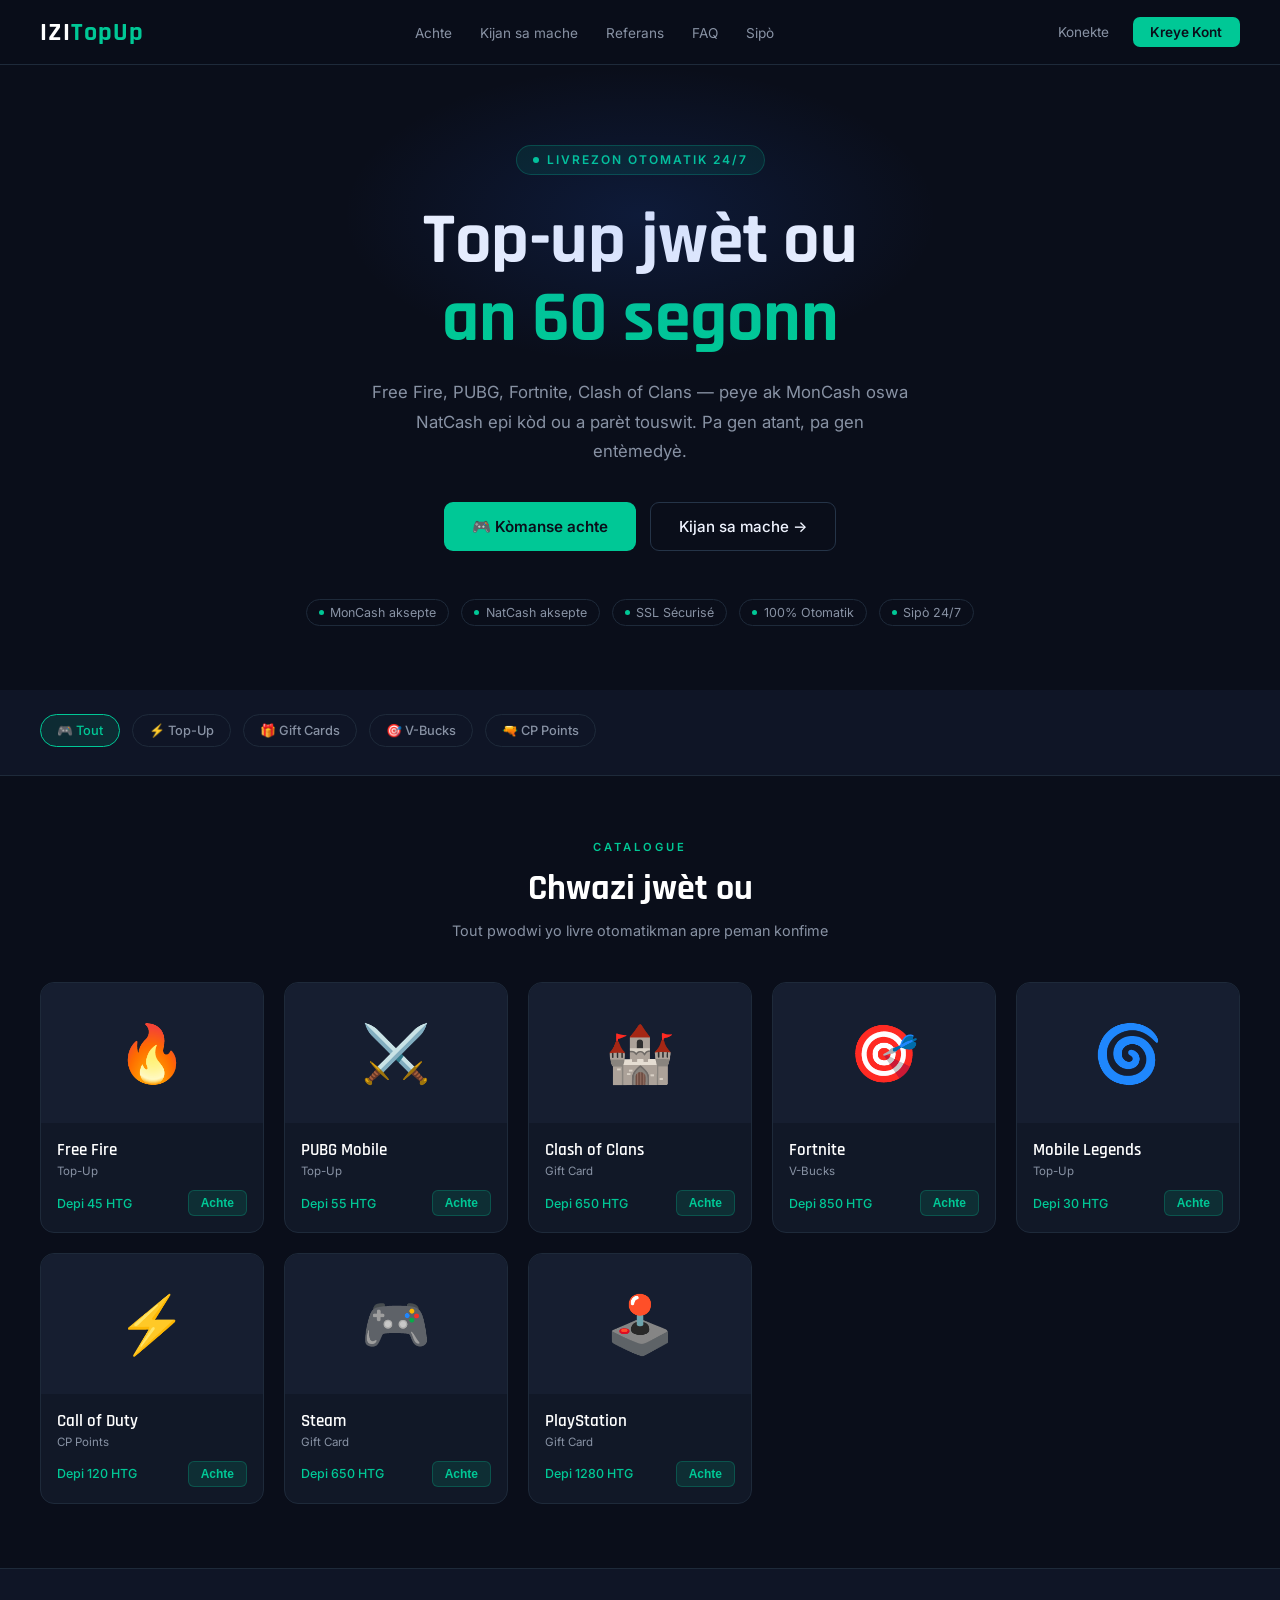
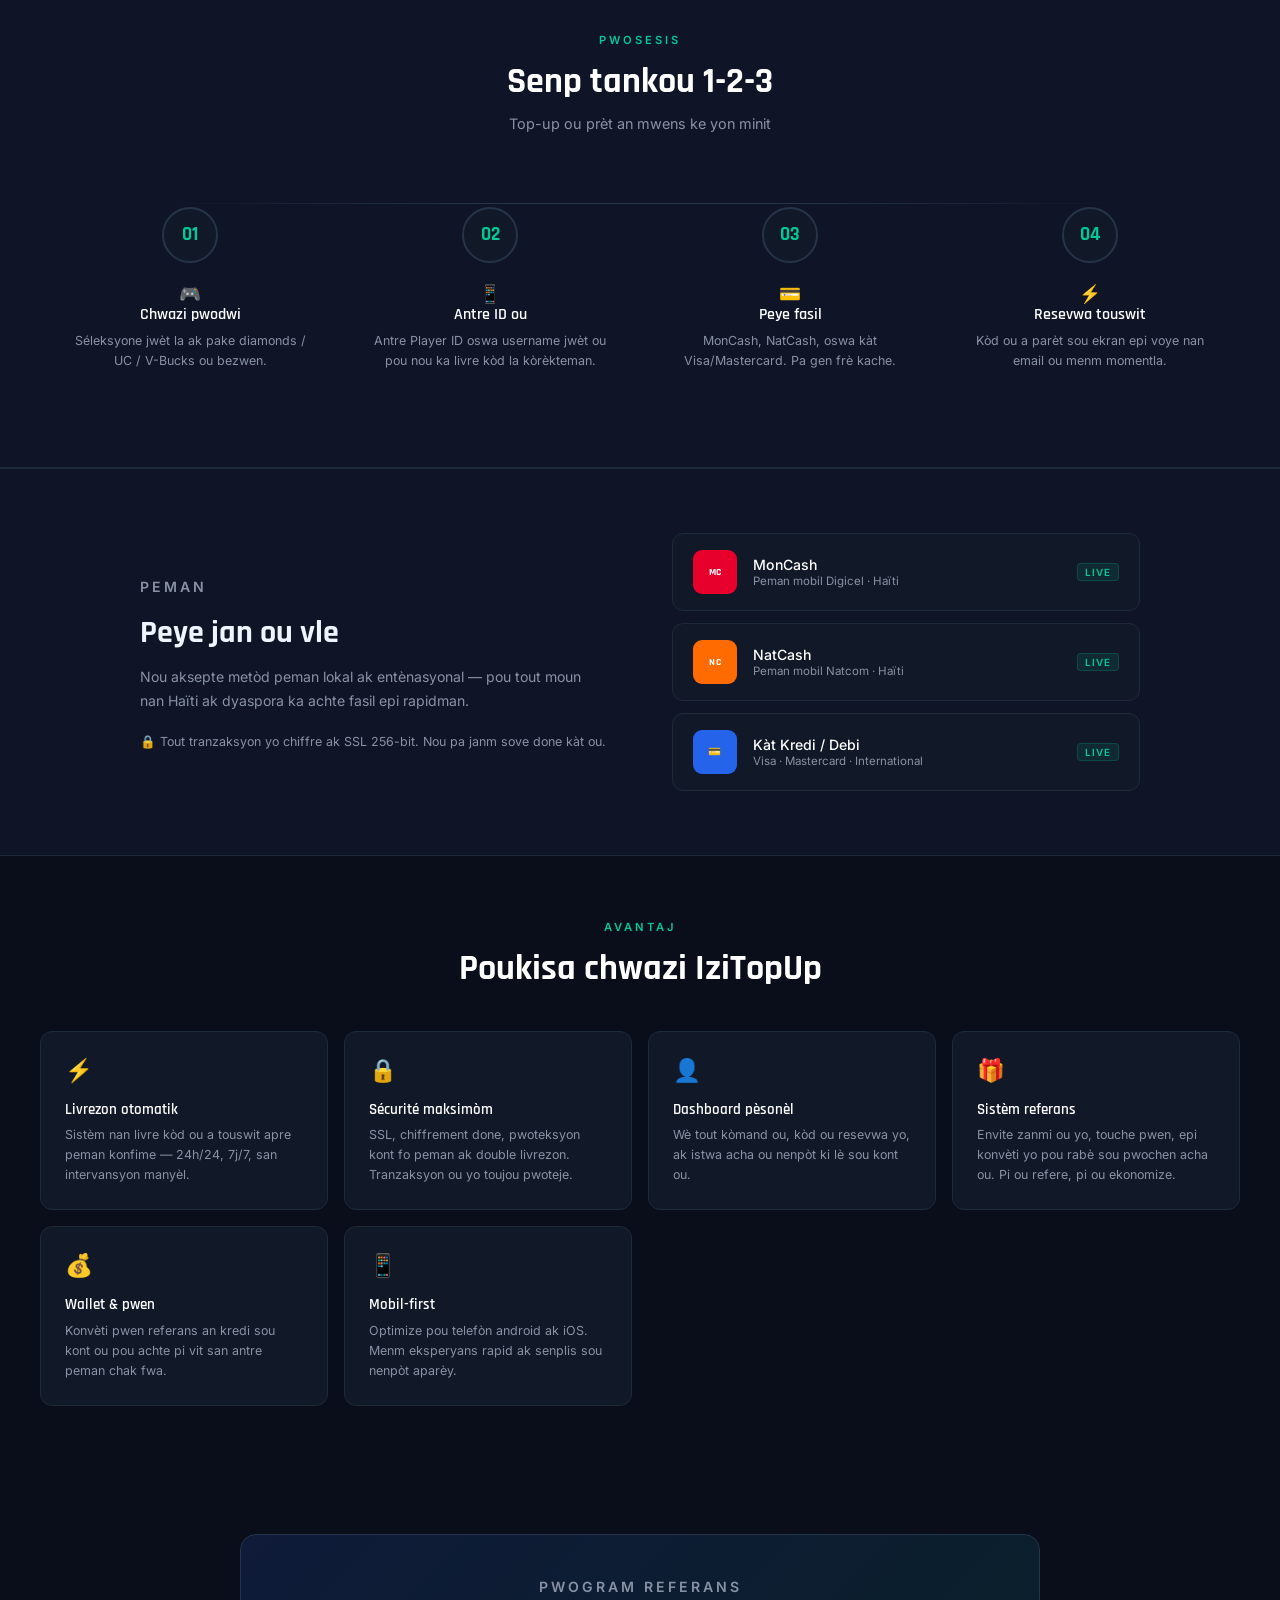
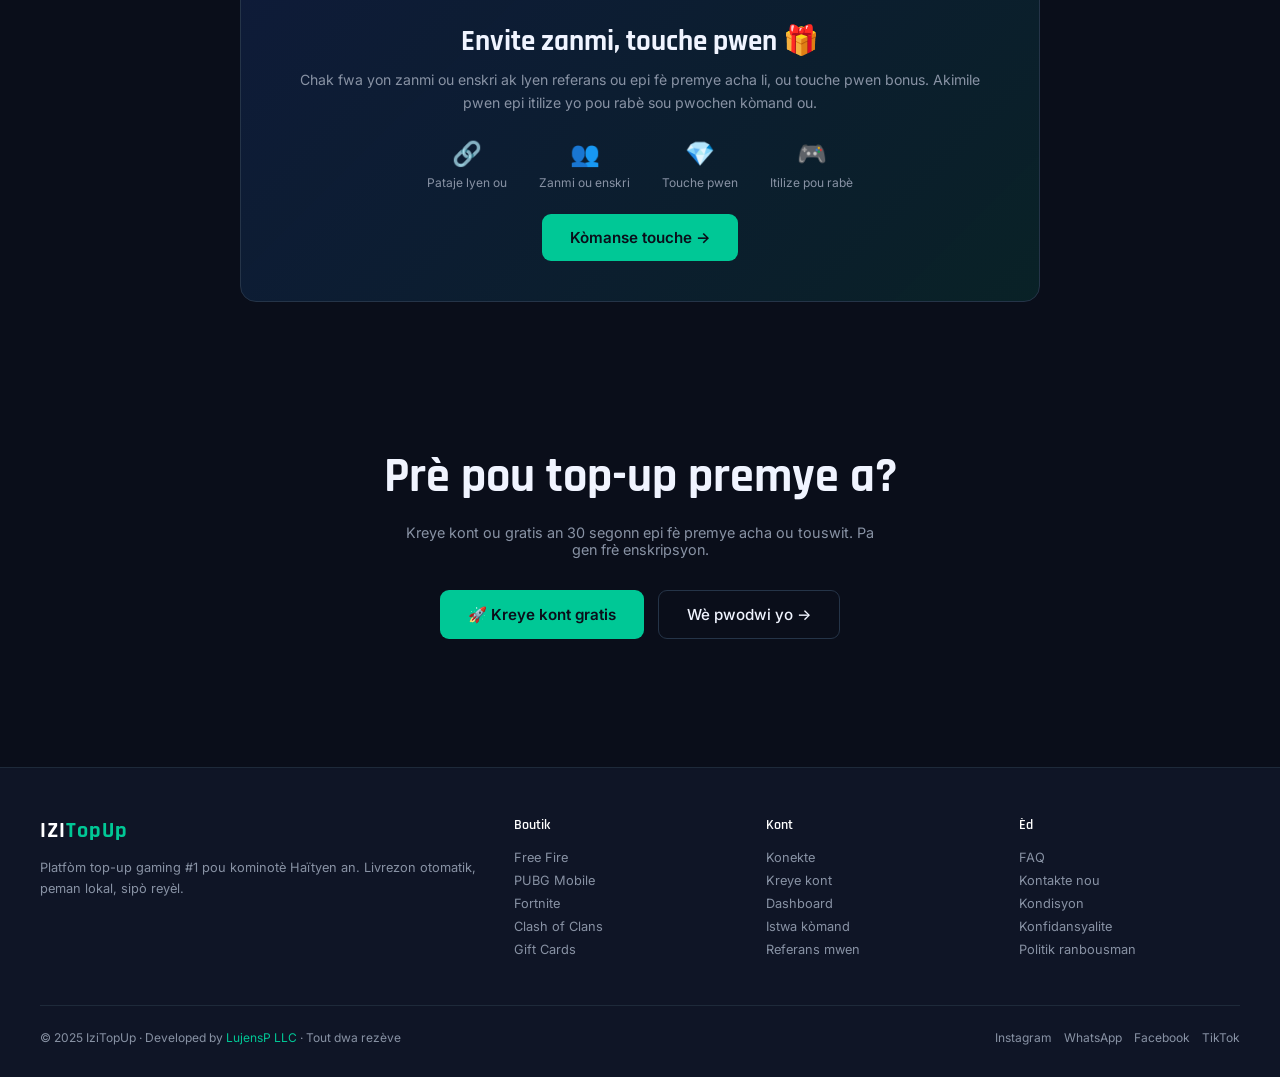
<file: izitopup/index.html>
<!DOCTYPE html>
<html lang="ht">
<head>
  <meta charset="UTF-8">
  <meta name="viewport" content="width=device-width,initial-scale=1.0">
  <title>IziTopUp — Top-Up Gaming Rapid pou Haiti</title>
  <meta name="description" content="Achte diamonds Free Fire, UC PUBG, V-Bucks Fortnite ak MonCash ak NatCash. Livrezon otomatik an mwens ke 60 segonn.">
  <meta property="og:title" content="IziTopUp — Top-Up Gaming #1 nan Haïti">
  <meta property="og:description" content="Achte kòd gaming ou a, peye ak MonCash, resevwa li touswit.">
  <meta property="og:type" content="website">
  <link rel="stylesheet" href="css/style.css">
  <link rel="icon" href="data:image/svg+xml,<svg xmlns='http://www.w3.org/2000/svg' viewBox='0 0 100 100'><text y='.9em' font-size='90'>⚡</text></svg>">
</head>
<body>

<!-- ── NAV ── -->
<nav class="nav">
  <div class="nav-inner">
    <a href="index.html" class="logo">IZI<span>TopUp</span></a>
    <ul class="nav-links">
      <li><a href="#shop">Achte</a></li>
      <li><a href="#how">Kijan sa mache</a></li>
      <li><a href="#referans">Referans</a></li>
      <li><a href="pages/faq.html">FAQ</a></li>
      <li><a href="pages/contact.html">Sipò</a></li>
    </ul>
    <div class="nav-actions">
      <a href="#" onclick="openLogin();return false;" class="btn-ghost">Konekte</a>
      <a href="#" id="navAuthBtn" onclick="openRegister();return false;" class="btn-nav">Kreye Kont</a>
      <button class="hamburger" onclick="toggleMenu()" aria-label="Menu">☰</button>
    </div>
  </div>
</nav>

<!-- ── MOBILE MENU ── -->
<div class="mobile-menu" id="mobileMenu">
  <a href="#shop" onclick="toggleMenu()">🎮 Achte</a>
  <a href="#how" onclick="toggleMenu()">❓ Kijan sa mache</a>
  <a href="#referans" onclick="toggleMenu()">🎁 Referans</a>
  <a href="pages/faq.html">📋 FAQ</a>
  <a href="pages/contact.html">💬 Sipò</a>
  <a href="#" onclick="openLogin();toggleMenu();return false;" style="color:var(--mint)">→ Konekte</a>
  <a href="#" onclick="openRegister();toggleMenu();return false;" style="color:var(--mint)">→ Kreye Kont Gratis</a>
</div>

<!-- ── HERO ── -->
<section class="hero">
  <div class="hero-eyebrow"><span></span> Livrezon otomatik 24/7</div>
  <h1>
    Top-up jwèt ou<br>
    <span class="hl">an 60 segonn</span>
  </h1>
  <p class="hero-sub">Free Fire, PUBG, Fortnite, Clash of Clans — peye ak MonCash oswa NatCash epi kòd ou a parèt touswit. Pa gen atant, pa gen entèmedyè.</p>
  <div class="hero-btns">
    <a href="#shop" class="btn-primary">🎮 Kòmanse achte</a>
    <a href="#how" class="btn-outline">Kijan sa mache →</a>
  </div>
  <div class="trust-pills">
    <span class="trust-pill"><span class="dot"></span> MonCash aksepte</span>
    <span class="trust-pill"><span class="dot"></span> NatCash aksepte</span>
    <span class="trust-pill"><span class="dot"></span> SSL Sécurisé</span>
    <span class="trust-pill"><span class="dot"></span> 100% Otomatik</span>
    <span class="trust-pill"><span class="dot"></span> Sipò 24/7</span>
  </div>
</section>

<!-- ── CATEGORIES ── -->
<div class="cats-bar" id="shop">
  <div class="cats-inner">
    <a href="#" class="cat-pill active" onclick="filterCat('all',this);return false;">🎮 Tout</a>
    <a href="#" class="cat-pill" onclick="filterCat('Top-Up',this);return false;">⚡ Top-Up</a>
    <a href="#" class="cat-pill" onclick="filterCat('Gift Card',this);return false;">🎁 Gift Cards</a>
    <a href="#" class="cat-pill" onclick="filterCat('V-Bucks',this);return false;">🎯 V-Bucks</a>
    <a href="#" class="cat-pill" onclick="filterCat('CP Points',this);return false;">🔫 CP Points</a>
  </div>
</div>

<!-- ── GAMES GRID ── -->
<section class="section">
  <div class="section-inner">
    <div class="section-header">
      <p class="section-eyebrow">Catalogue</p>
      <h2 class="section-title">Chwazi jwèt ou</h2>
      <p class="section-sub">Tout pwodwi yo livre otomatikman apre peman konfime</p>
    </div>
    <div class="games-grid" id="gamesGrid"></div>
  </div>
</section>

<!-- ── HOW IT WORKS ── -->
<section class="section" style="background:var(--navy2);border-top:1px solid var(--border);border-bottom:1px solid var(--border)" id="how">
  <div class="section-inner">
    <div class="section-header">
      <p class="section-eyebrow">Pwosesis</p>
      <h2 class="section-title">Senp tankou 1-2-3</h2>
      <p class="section-sub">Top-up ou prèt an mwens ke yon minit</p>
    </div>
    <div class="steps-grid">
      <div class="step-item">
        <div class="step-num-wrap"><span class="step-num">01</span></div>
        <div class="step-icon">🎮</div>
        <div class="step-title">Chwazi pwodwi</div>
        <div class="step-desc">Séleksyone jwèt la ak pake diamonds / UC / V-Bucks ou bezwen.</div>
      </div>
      <div class="step-item">
        <div class="step-num-wrap"><span class="step-num">02</span></div>
        <div class="step-icon">📱</div>
        <div class="step-title">Antre ID ou</div>
        <div class="step-desc">Antre Player ID oswa username jwèt ou pou nou ka livre kòd la kòrèkteman.</div>
      </div>
      <div class="step-item">
        <div class="step-num-wrap"><span class="step-num">03</span></div>
        <div class="step-icon">💳</div>
        <div class="step-title">Peye fasil</div>
        <div class="step-desc">MonCash, NatCash, oswa kàt Visa/Mastercard. Pa gen frè kache.</div>
      </div>
      <div class="step-item">
        <div class="step-num-wrap"><span class="step-num">04</span></div>
        <div class="step-icon">⚡</div>
        <div class="step-title">Resevwa touswit</div>
        <div class="step-desc">Kòd ou a parèt sou ekran epi voye nan email ou menm momentla.</div>
      </div>
    </div>
  </div>
</section>

<!-- ── PAYMENT ── -->
<section class="section payment-section">
  <div class="payment-layout">
    <div class="payment-text">
      <p class="section-eyebrow" style="margin-bottom:0.75rem">Peman</p>
      <h2>Peye jan ou vle</h2>
      <p style="margin-top:0.75rem">Nou aksepte metòd peman lokal ak entènasyonal — pou tout moun nan Haïti ak dyaspora ka achte fasil epi rapidman.</p>
      <div class="payment-note">🔒 Tout tranzaksyon yo chiffre ak SSL 256-bit. Nou pa janm sove done kàt ou.</div>
    </div>
    <div class="pm-list">
      <div class="pm-row">
        <div class="pm-logo pm-mc">MC</div>
        <div class="pm-info"><div class="pm-name">MonCash</div><div class="pm-sub">Peman mobil Digicel · Haïti</div></div>
        <span class="pm-live">LIVE</span>
      </div>
      <div class="pm-row">
        <div class="pm-logo pm-nc">NC</div>
        <div class="pm-info"><div class="pm-name">NatCash</div><div class="pm-sub">Peman mobil Natcom · Haïti</div></div>
        <span class="pm-live">LIVE</span>
      </div>
      <div class="pm-row">
        <div class="pm-logo pm-card-logo">💳</div>
        <div class="pm-info"><div class="pm-name">Kàt Kredi / Debi</div><div class="pm-sub">Visa · Mastercard · International</div></div>
        <span class="pm-live">LIVE</span>
      </div>
    </div>
  </div>
</section>

<!-- ── FEATURES ── -->
<section class="section">
  <div class="section-inner">
    <div class="section-header">
      <p class="section-eyebrow">Avantaj</p>
      <h2 class="section-title">Poukisa chwazi IziTopUp</h2>
    </div>
    <div class="features-grid">
      <div class="feat-card">
        <div class="feat-icon">⚡</div>
        <div class="feat-title">Livrezon otomatik</div>
        <div class="feat-desc">Sistèm nan livre kòd ou a touswit apre peman konfime — 24h/24, 7j/7, san intervansyon manyèl.</div>
      </div>
      <div class="feat-card">
        <div class="feat-icon">🔒</div>
        <div class="feat-title">Sécurité maksimòm</div>
        <div class="feat-desc">SSL, chiffrement done, pwoteksyon kont fo peman ak double livrezon. Tranzaksyon ou yo toujou pwoteje.</div>
      </div>
      <div class="feat-card">
        <div class="feat-icon">👤</div>
        <div class="feat-title">Dashboard pèsonèl</div>
        <div class="feat-desc">Wè tout kòmand ou, kòd ou resevwa yo, ak istwa acha ou nenpòt ki lè sou kont ou.</div>
      </div>
      <div class="feat-card">
        <div class="feat-icon">🎁</div>
        <div class="feat-title">Sistèm referans</div>
        <div class="feat-desc">Envite zanmi ou yo, touche pwen, epi konvèti yo pou rabè sou pwochen acha ou. Pi ou refere, pi ou ekonomize.</div>
      </div>
      <div class="feat-card">
        <div class="feat-icon">💰</div>
        <div class="feat-title">Wallet & pwen</div>
        <div class="feat-desc">Konvèti pwen referans an kredi sou kont ou pou achte pi vit san antre peman chak fwa.</div>
      </div>
      <div class="feat-card">
        <div class="feat-icon">📱</div>
        <div class="feat-title">Mobil-first</div>
        <div class="feat-desc">Optimize pou telefòn android ak iOS. Menm eksperyans rapid ak senplis sou nenpòt aparèy.</div>
      </div>
    </div>
  </div>
</section>

<!-- ── REFERRAL ── -->
<section class="section" id="referans">
  <div class="section-inner">
    <div class="ref-banner">
      <p class="section-eyebrow">Pwogram referans</p>
      <h2>Envite zanmi, touche pwen 🎁</h2>
      <p>Chak fwa yon zanmi ou enskri ak lyen referans ou epi fè premye acha li, ou touche pwen bonus. Akimile pwen epi itilize yo pou rabè sou pwochen kòmand ou.</p>
      <div class="ref-steps">
        <div class="ref-step"><div class="ref-step-icon">🔗</div><div class="ref-step-text">Pataje lyen ou</div></div>
        <div class="ref-step"><div class="ref-step-icon">👥</div><div class="ref-step-text">Zanmi ou enskri</div></div>
        <div class="ref-step"><div class="ref-step-icon">💎</div><div class="ref-step-text">Touche pwen</div></div>
        <div class="ref-step"><div class="ref-step-icon">🎮</div><div class="ref-step-text">Itilize pou rabè</div></div>
      </div>
      <a href="#" onclick="openRegister();return false;" class="btn-primary">Kòmanse touche →</a>
    </div>
  </div>
</section>

<!-- ── CTA ── -->
<section class="cta-section">
  <h2>Prè pou top-up premye a?</h2>
  <p>Kreye kont ou gratis an 30 segonn epi fè premye acha ou touswit. Pa gen frè enskripsyon.</p>
  <div class="hero-btns">
    <a href="#" onclick="openRegister();return false;" class="btn-primary">🚀 Kreye kont gratis</a>
    <a href="#shop" class="btn-outline">Wè pwodwi yo →</a>
  </div>
</section>

<!-- ── FOOTER ── -->
<footer class="footer">
  <div class="footer-inner">
    <div class="footer-top">
      <div class="footer-brand">
        <a href="index.html" class="logo">IZI<span>TopUp</span></a>
        <p>Platfòm top-up gaming #1 pou kominotè Haïtyen an. Livrezon otomatik, peman lokal, sipò reyèl.</p>
      </div>
      <div class="footer-col">
        <h4>Boutik</h4>
        <a href="#shop">Free Fire</a>
        <a href="#shop">PUBG Mobile</a>
        <a href="#shop">Fortnite</a>
        <a href="#shop">Clash of Clans</a>
        <a href="#shop">Gift Cards</a>
      </div>
      <div class="footer-col">
        <h4>Kont</h4>
        <a href="#" onclick="openLogin();return false;">Konekte</a>
        <a href="#" onclick="openRegister();return false;">Kreye kont</a>
        <a href="pages/dashboard.html">Dashboard</a>
        <a href="#">Istwa kòmand</a>
        <a href="#">Referans mwen</a>
      </div>
      <div class="footer-col">
        <h4>Èd</h4>
        <a href="pages/faq.html">FAQ</a>
        <a href="pages/contact.html">Kontakte nou</a>
        <a href="pages/terms.html">Kondisyon</a>
        <a href="pages/privacy.html">Konfidansyalite</a>
        <a href="pages/refund.html">Politik ranbousman</a>
      </div>
    </div>
    <div class="footer-bottom">
      <p class="footer-copy">© 2025 IziTopUp · Developed by <a href="https://lujensp.com" style="color:var(--mint);text-decoration:none">LujensP LLC</a> · Tout dwa rezève</p>
      <div class="footer-socials">
        <a href="#" class="social-link">Instagram</a>
        <a href="#" class="social-link">WhatsApp</a>
        <a href="#" class="social-link">Facebook</a>
        <a href="#" class="social-link">TikTok</a>
      </div>
    </div>
  </div>
</footer>

<!-- ══════════════════════════════════
     MODALS
══════════════════════════════════ -->

<!-- PRODUCT MODAL -->
<div class="modal-overlay" id="productModal">
  <div class="modal">
    <div class="modal-header">
      <span class="modal-title">Chwazi pake ou</span>
      <button class="modal-close" onclick="closeProductModal()">✕</button>
    </div>
    <div class="modal-body">
      <div class="product-header">
        <div class="product-modal-icon" id="productModalIcon">🔥</div>
        <div class="product-modal-info">
          <h3 id="productModalName">Free Fire</h3>
          <p id="productModalCat">Top-Up · Livrezon otomatik</p>
        </div>
      </div>
      <div class="packages-grid" id="packagesGrid"></div>
      <div class="uid-input-wrap">
        <div class="form-group" style="margin-bottom:0">
          <label class="form-label" id="uidLabel">Player ID</label>
          <input class="form-input" type="text" id="uidInput" placeholder="Antre ID ou">
        </div>
      </div>
      <div class="order-summary" id="orderSummary" style="display:none;margin-top:1rem">
        <div class="order-row"><span>Jwèt</span><span id="summaryGame"></span></div>
        <div class="order-row"><span>Pake</span><span id="summaryPkg"></span></div>
        <div class="order-row total"><span>Total</span><span id="summaryTotal"></span></div>
      </div>
      <div style="margin-top:1.25rem">
        <p style="font-size:0.75rem;color:var(--slate);margin-bottom:0.6rem">Metòd peman</p>
        <div class="payment-tabs">
          <button class="pay-tab active" data-method="moncash" onclick="setCheckoutMethod('moncash')">MonCash</button>
          <button class="pay-tab" data-method="natcash" onclick="setCheckoutMethod('natcash')">NatCash</button>
          <button class="pay-tab" data-method="card" onclick="setCheckoutMethod('card')">Kàt</button>
        </div>
      </div>
      <button class="btn-full btn-mint" onclick="proceedCheckout()">Kontinye →</button>
    </div>
  </div>
</div>

<!-- CHECKOUT MODAL -->
<div class="modal-overlay" id="checkoutModal">
  <div class="modal">
    <div class="modal-header">
      <span class="modal-title">Konfime kòmand ou</span>
      <button class="modal-close" onclick="closeModal('checkoutModal')">✕</button>
    </div>
    <div class="modal-body">
      <div class="order-summary" id="checkoutSummary"></div>
      <p style="font-size:0.75rem;color:var(--slate);margin-bottom:0.6rem">Metòd peman</p>
      <div class="payment-tabs">
        <button class="pay-tab active" data-method="moncash" onclick="setCheckoutMethod('moncash')">MonCash</button>
        <button class="pay-tab" data-method="natcash" onclick="setCheckoutMethod('natcash')">NatCash</button>
        <button class="pay-tab" data-method="card" onclick="setCheckoutMethod('card')">Kàt</button>
      </div>
      <div id="paymentFields"></div>
      <button class="btn-full btn-mint" id="payBtn" onclick="confirmPayment()">💳 Konfime Peman</button>
      <p style="text-align:center;font-size:0.72rem;color:var(--slate);margin-top:0.75rem">🔒 Peman sécurisé · SSL 256-bit · Kòd livre touswit</p>
    </div>
  </div>
</div>

<!-- SUCCESS MODAL -->
<div class="modal-overlay" id="successModal">
  <div class="modal">
    <div class="modal-body" style="text-align:center;padding:2rem">
      <div style="font-size:3rem;margin-bottom:1rem">✅</div>
      <h2 style="font-family:'Rajdhani',sans-serif;font-size:1.6rem;margin-bottom:0.4rem">Peman konfime!</h2>
      <p style="color:var(--slate);font-size:0.85rem;margin-bottom:1.5rem">Kòd ou a livre ak siksè. Wè li nan dashboard ou ak nan email ou tou.</p>
      <div style="background:var(--navy2);border:1px solid var(--border2);border-radius:10px;padding:1.25rem;margin-bottom:1.25rem">
        <p style="font-size:0.72rem;color:var(--slate);margin-bottom:0.5rem"><span id="successGame"></span> · <span id="successPkg"></span></p>
        <p style="font-family:'Rajdhani',sans-serif;font-size:1.6rem;font-weight:700;letter-spacing:3px;color:var(--mint);margin-bottom:0.5rem" id="successCode">----</p>
        <button onclick="copyCode()" style="background:rgba(0,200,150,0.1);border:1px solid rgba(0,200,150,0.25);color:var(--mint);padding:0.35rem 0.9rem;border-radius:6px;font-size:0.75rem;cursor:pointer">📋 Kopye kòd la</button>
      </div>
      <p style="font-size:0.75rem;color:var(--slate);margin-bottom:1.5rem">📧 Kòd la voye nan email ou tou. Tcheke spam si ou pa jwenn li.</p>
      <div style="display:flex;gap:0.75rem;flex-wrap:wrap">
        <button onclick="closeModal('successModal')" class="btn-full btn-mint">🎮 Fè yon lòt acha</button>
        <a href="pages/dashboard.html" class="btn-full btn-outline" style="text-align:center;padding:0.875rem">Wè kòmand yo →</a>
      </div>
    </div>
  </div>
</div>

<!-- LOGIN MODAL -->
<div class="modal-overlay" id="loginModal">
  <div class="modal">
    <div class="modal-header">
      <span class="modal-title">Konekte</span>
      <button class="modal-close" onclick="closeModal('loginModal')">✕</button>
    </div>
    <div class="modal-body">
      <div class="form-group">
        <label class="form-label">Email</label>
        <input class="form-input" type="email" placeholder="ou@email.com">
      </div>
      <div class="form-group">
        <label class="form-label" style="display:flex;justify-content:space-between">Modpas <a href="#" class="form-link">Bliye modpas?</a></label>
        <input class="form-input" type="password" placeholder="••••••••">
      </div>
      <button class="btn-full btn-mint" onclick="handleLogin()">Konekte</button>
      <div class="form-footer">Pa gen kont? <a href="#" class="form-link" onclick="openRegister();return false;">Kreye youn gratis</a></div>
    </div>
  </div>
</div>

<!-- REGISTER MODAL -->
<div class="modal-overlay" id="registerModal">
  <div class="modal">
    <div class="modal-header">
      <span class="modal-title">Kreye kont gratis</span>
      <button class="modal-close" onclick="closeModal('registerModal')">✕</button>
    </div>
    <div class="modal-body">
      <div class="form-row">
        <div class="form-group"><label class="form-label">Non</label><input class="form-input" type="text" placeholder="Prenon ou"></div>
        <div class="form-group"><label class="form-label">Siyati</label><input class="form-input" type="text" placeholder="Siyati ou"></div>
      </div>
      <div class="form-group"><label class="form-label">Email</label><input class="form-input" type="email" placeholder="ou@email.com"></div>
      <div class="form-group"><label class="form-label">Nimewo telefòn</label><input class="form-input" type="tel" placeholder="509 XXXX XXXX"></div>
      <div class="form-group"><label class="form-label">Modpas</label><input class="form-input" type="password" placeholder="Min. 8 karaktè"></div>
      <div class="form-group"><label class="form-label">Kòd referans (opsyonèl)</label><input class="form-input" type="text" placeholder="Kòd zanmi ou (opsyonèl)"></div>
      <button class="btn-full btn-mint" onclick="handleRegister()">🚀 Kreye kont mwen gratis</button>
      <div class="form-footer">Gen kont deja? <a href="#" class="form-link" onclick="openLogin();return false;">Konekte</a></div>
    </div>
  </div>
</div>

<!-- TOAST -->
<div class="toast" id="toast">
  <span class="toast-icon" id="toastIcon">✅</span>
  <span class="toast-text" id="toastText">Done!</span>
</div>

<script src="js/main.js"></script>
</body>
</html>
</file>
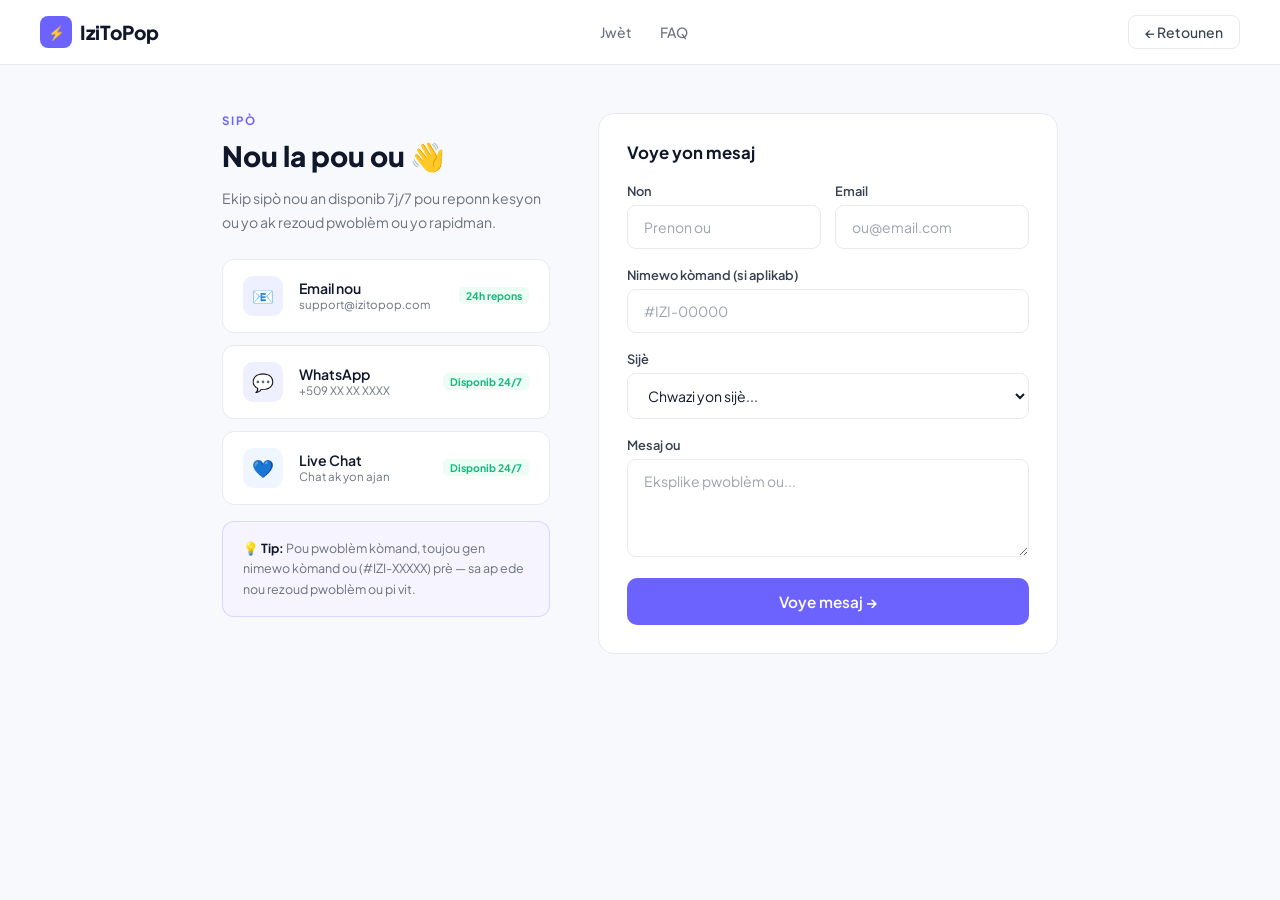
<file: pages/contact.html>
<!DOCTYPE html>
<html lang="ht">
<head>
  <meta charset="UTF-8">
  <meta name="viewport" content="width=device-width,initial-scale=1.0">
  <title>Sipò — IziToPop</title>
  <link rel="stylesheet" href="../css/style.css">
  <link rel="icon" href="data:image/svg+xml,<svg xmlns='http://www.w3.org/2000/svg' viewBox='0 0 100 100'><rect width='100' height='100' rx='20' fill='%236C63FF'/><text y='.9em' font-size='65' x='17'>⚡</text></svg>">
  <style>
    .contact-grid{display:grid;grid-template-columns:1fr 1.4fr;gap:3rem;max-width:900px;margin:0 auto;padding:3rem 2rem}
    .channel{background:#fff;border:1.5px solid var(--border);border-radius:12px;padding:1rem 1.25rem;display:flex;align-items:center;gap:1rem;margin-bottom:0.75rem;text-decoration:none;transition:all 0.2s}
    .channel:hover{border-color:var(--purple);box-shadow:var(--shadow2)}
    .ch-icon{width:40px;height:40px;border-radius:10px;background:var(--purple3);display:flex;align-items:center;justify-content:center;font-size:1.1rem;flex-shrink:0}
    .ch-name{font-weight:600;font-size:0.88rem;color:var(--text)}
    .ch-sub{font-size:0.72rem;color:var(--muted)}
    .ch-avail{font-size:0.65rem;color:var(--green);font-weight:700;background:#ECFDF5;padding:2px 7px;border-radius:5px;margin-left:auto;white-space:nowrap}
    @media(max-width:650px){.contact-grid{grid-template-columns:1fr;gap:2rem}}
  </style>
</head>
<body>
<nav class="nav">
  <div class="nav-inner">
    <a href="../index.html" class="logo"><div class="logo-icon">⚡</div>IziToPop</a>
    <ul class="nav-links"><li><a href="../index.html#shop">Jwèt</a></li><li><a href="faq.html">FAQ</a></li></ul>
    <div class="nav-actions"><a href="../index.html" class="btn-ghost-nav">← Retounen</a></div>
  </div>
</nav>

<div class="contact-grid">
  <div>
    <p class="section-eyebrow" style="margin-bottom:0.6rem">Sipò</p>
    <h1 style="font-size:1.75rem;font-weight:800;color:var(--text);margin-bottom:0.75rem">Nou la pou ou 👋</h1>
    <p style="color:var(--muted);font-size:0.88rem;line-height:1.75;margin-bottom:1.5rem">Ekip sipò nou an disponib 7j/7 pou reponn kesyon ou yo ak rezoud pwoblèm ou yo rapidman.</p>

    <a href="mailto:support@izitopop.com" class="channel">
      <div class="ch-icon">📧</div>
      <div><div class="ch-name">Email nou</div><div class="ch-sub">support@izitopop.com</div></div>
      <span class="ch-avail">24h repons</span>
    </a>
    <a href="https://wa.me/50900000000" class="channel" target="_blank">
      <div class="ch-icon">💬</div>
      <div><div class="ch-name">WhatsApp</div><div class="ch-sub">+509 XX XX XXXX</div></div>
      <span class="ch-avail">Disponib 24/7</span>
    </a>
    <a href="#" class="channel">
      <div class="ch-icon" style="background:#EFF6FF">💙</div>
      <div><div class="ch-name">Live Chat</div><div class="ch-sub">Chat ak yon ajan</div></div>
      <span class="ch-avail">Disponib 24/7</span>
    </a>

    <div style="background:var(--purple4);border:1.5px solid rgba(108,99,255,0.2);border-radius:12px;padding:1rem 1.25rem;margin-top:1rem">
      <p style="font-size:0.78rem;color:var(--muted);line-height:1.65">💡 <strong style="color:var(--text)">Tip:</strong> Pou pwoblèm kòmand, toujou gen nimewo kòmand ou (#IZI-XXXXX) prè — sa ap ede nou rezoud pwoblèm ou pi vit.</p>
    </div>
  </div>

  <div style="background:#fff;border:1.5px solid var(--border);border-radius:16px;padding:1.75rem">
    <h3 style="font-weight:700;font-size:1.05rem;color:var(--text);margin-bottom:1.25rem">Voye yon mesaj</h3>
    <div id="formArea">
      <div class="form-row">
        <div class="form-group"><label class="form-label">Non</label><input class="form-input" type="text" placeholder="Prenon ou"></div>
        <div class="form-group"><label class="form-label">Email</label><input class="form-input" type="email" placeholder="ou@email.com"></div>
      </div>
      <div class="form-group"><label class="form-label">Nimewo kòmand (si aplikab)</label><input class="form-input" type="text" placeholder="#IZI-00000"></div>
      <div class="form-group"><label class="form-label">Sijè</label>
        <select class="form-input" style="cursor:pointer">
          <option value="">Chwazi yon sijè...</option>
          <option>Pwoblèm ak kòd mwen</option>
          <option>Kòmand pa livre</option>
          <option>Pwoblèm peman</option>
          <option>Kesyon sou pwodwi</option>
          <option>Lòt</option>
        </select>
      </div>
      <div class="form-group"><label class="form-label">Mesaj ou</label><textarea class="form-input" rows="4" placeholder="Eksplike pwoblèm ou..." style="resize:vertical"></textarea></div>
      <button class="btn-full btn-purple" onclick="submitForm()">Voye mesaj →</button>
    </div>
    <div id="successMsg" style="display:none;text-align:center;padding:2rem 0">
      <div style="font-size:2.5rem;margin-bottom:1rem">✅</div>
      <h3 style="font-weight:700;margin-bottom:0.4rem">Mesaj ou resevwa!</h3>
      <p style="color:var(--muted);font-size:0.83rem">Nou pral reponn ou nan mwens ke 24h.</p>
      <a href="../index.html#shop" class="btn-outline" style="display:inline-flex;margin-top:1.25rem">← Retounen nan boutik</a>
    </div>
  </div>
</div>

<script>
function submitForm(){document.getElementById("formArea").style.display="none";document.getElementById("successMsg").style.display="block";}
</script>
</body>
</html>
</file>
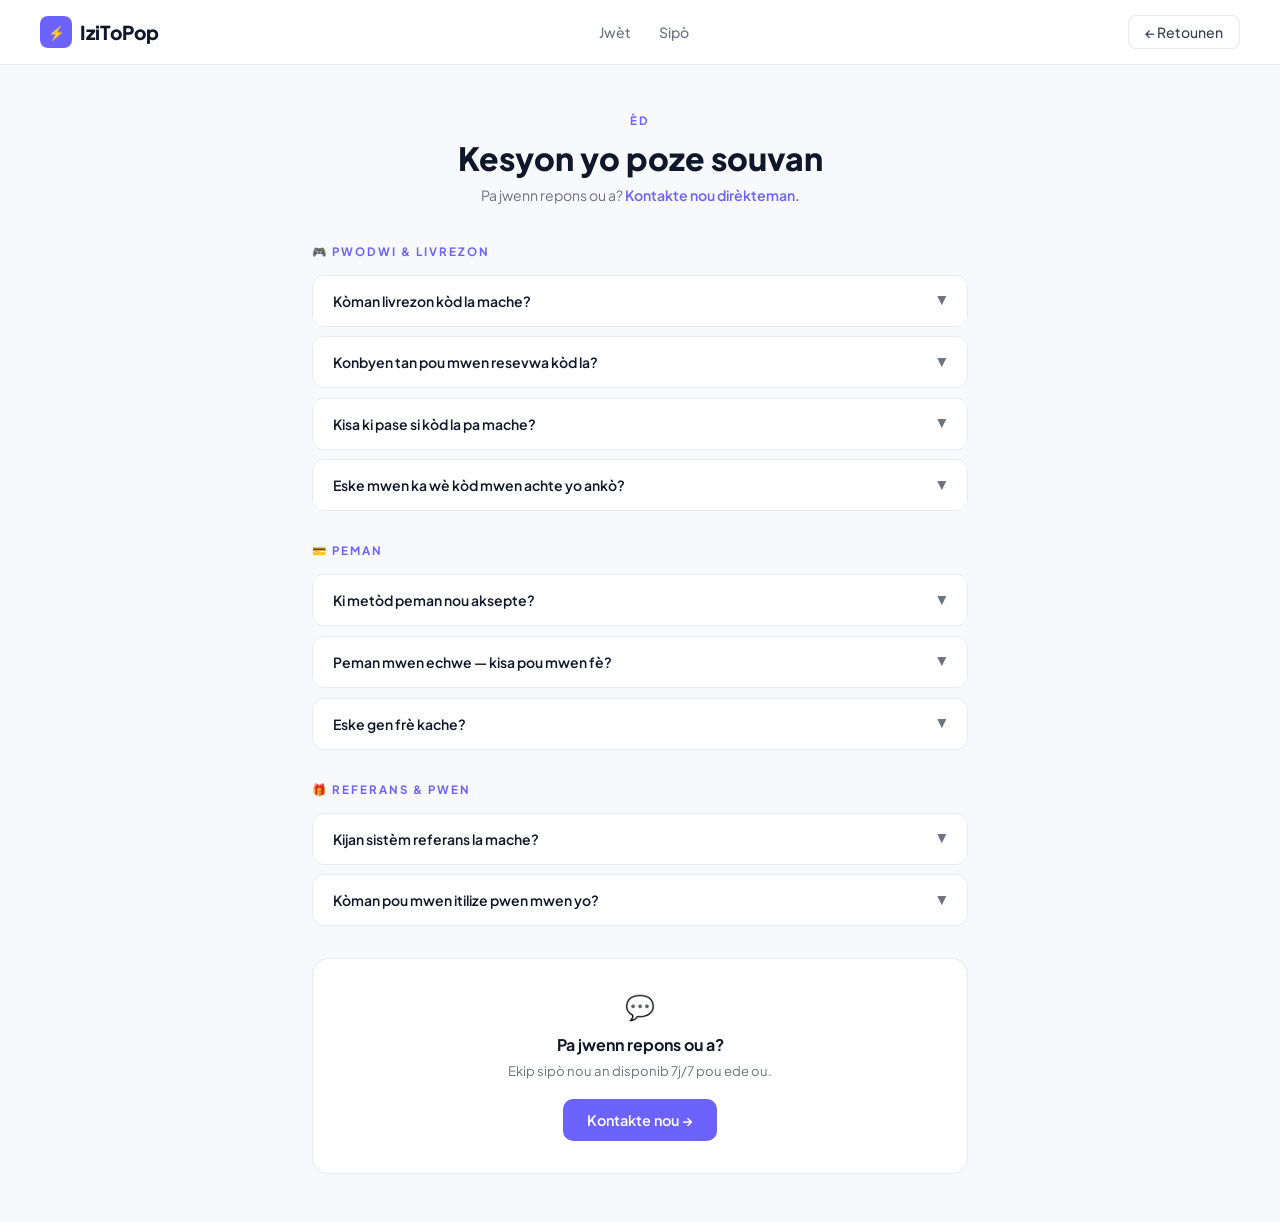
<file: pages/faq.html>
<!DOCTYPE html>
<html lang="ht">
<head>
  <meta charset="UTF-8">
  <meta name="viewport" content="width=device-width,initial-scale=1.0">
  <title>FAQ — IziToPop</title>
  <link rel="stylesheet" href="../css/style.css">
  <link rel="icon" href="data:image/svg+xml,<svg xmlns='http://www.w3.org/2000/svg' viewBox='0 0 100 100'><rect width='100' height='100' rx='20' fill='%236C63FF'/><text y='.9em' font-size='65' x='17'>⚡</text></svg>">
</head>
<body>
<nav class="nav">
  <div class="nav-inner">
    <a href="../index.html" class="logo"><div class="logo-icon">⚡</div>IziToPop</a>
    <ul class="nav-links"><li><a href="../index.html#shop">Jwèt</a></li><li><a href="contact.html">Sipò</a></li></ul>
    <div class="nav-actions">
      <a href="../index.html" class="btn-ghost-nav">← Retounen</a>
    </div>
  </div>
</nav>

<div style="max-width:720px;margin:0 auto;padding:3rem 2rem">
  <div style="text-align:center;margin-bottom:2.5rem">
    <p class="section-eyebrow">Èd</p>
    <h1 style="font-size:2rem;font-weight:800;color:var(--text);margin-top:0.4rem">Kesyon yo poze souvan</h1>
    <p style="color:var(--muted);font-size:0.88rem;margin-top:0.5rem">Pa jwenn repons ou a? <a href="contact.html" style="color:var(--purple);font-weight:600">Kontakte nou dirèkteman.</a></p>
  </div>

  <div style="margin-bottom:2rem">
    <p style="font-size:0.72rem;font-weight:700;color:var(--purple);letter-spacing:2px;text-transform:uppercase;margin-bottom:1rem">🎮 Pwodwi & Livrezon</p>
    <div class="faq-item"><button class="faq-q" onclick="toggleFaq(this)">Kòman livrezon kòd la mache? <span class="faq-arrow">▼</span></button><div class="faq-a">Apre peman konfime, sistèm nan otomatikman pran yon kòd disponib nan stock la epi voye li nan email ou. Li parèt tou sou ekran an touswit. Pa gen atant, pa gen entèmedyè — tout sa fèt an mwens ke 60 segonn.</div></div>
    <div class="faq-item"><button class="faq-q" onclick="toggleFaq(this)">Konbyen tan pou mwen resevwa kòd la? <span class="faq-arrow">▼</span></button><div class="faq-a">Livrezon se otomatik — an jeneral mwens ke 60 segonn apre peman konfime. Si ou pa resevwa li apre 5 minit, tcheke dosye spam email ou oswa wè kòd la nan dashboard ou.</div></div>
    <div class="faq-item"><button class="faq-q" onclick="toggleFaq(this)">Kisa ki pase si kòd la pa mache? <span class="faq-arrow">▼</span></button><div class="faq-a">Si kòd la pa fonksyonèl, kontakte sipò nou an ak nimewo kòmand ou ak yon screenshot. Nou pral verifye epi bay yon lòt kòd oswa ranbouse ou san pwoblèm nan mwens ke 24 èdtan.</div></div>
    <div class="faq-item"><button class="faq-q" onclick="toggleFaq(this)">Eske mwen ka wè kòd mwen achte yo ankò? <span class="faq-arrow">▼</span></button><div class="faq-a">Wi! Tout kòd ou resevwa yo sove nan dashboard ou sou kont ou. Ou ka wè yo nenpòt ki lè, menmsi ou bliye kopye yo nan premye fwa a.</div></div>
  </div>

  <div style="margin-bottom:2rem">
    <p style="font-size:0.72rem;font-weight:700;color:var(--purple);letter-spacing:2px;text-transform:uppercase;margin-bottom:1rem">💳 Peman</p>
    <div class="faq-item"><button class="faq-q" onclick="toggleFaq(this)">Ki metòd peman nou aksepte? <span class="faq-arrow">▼</span></button><div class="faq-a">Nou aksepte MonCash (Digicel), NatCash (Natcom), ak kàt kredi/debi Visa ak Mastercard. Tout peman yo chiffre ak SSL 256-bit. Pa gen frè kache sou okenn tranzaksyon.</div></div>
    <div class="faq-item"><button class="faq-q" onclick="toggleFaq(this)">Peman mwen echwe — kisa pou mwen fè? <span class="faq-arrow">▼</span></button><div class="faq-a">Si peman ou echwe, kòmand la pa valide epi ou pa debite. Eseye ankò oswa itilize yon lòt metòd peman. Si pwoblèm nan kontinye, kontakte sipò nou an.</div></div>
    <div class="faq-item"><button class="faq-q" onclick="toggleFaq(this)">Eske gen frè kache? <span class="faq-arrow">▼</span></button><div class="faq-a">Non. Pri ou wè sou sit la se sa w ap peye a. Pa gen frè kache, pa gen frè tranzaksyon anplis.</div></div>
  </div>

  <div style="margin-bottom:2rem">
    <p style="font-size:0.72rem;font-weight:700;color:var(--purple);letter-spacing:2px;text-transform:uppercase;margin-bottom:1rem">🎁 Referans & Pwen</p>
    <div class="faq-item"><button class="faq-q" onclick="toggleFaq(this)">Kijan sistèm referans la mache? <span class="faq-arrow">▼</span></button><div class="faq-a">Chak kont gen yon lyen referans pèsonèl. Lè yon zanmi enskri ak lyen ou epi fè premye acha li, ou touche pwen otomatikman. Ou ka wè tout referans ou yo nan dashboard ou.</div></div>
    <div class="faq-item"><button class="faq-q" onclick="toggleFaq(this)">Kòman pou mwen itilize pwen mwen yo? <span class="faq-arrow">▼</span></button><div class="faq-a">Ou ka konvèti pwen ou yo an kredi sou kont ou epi itilize yo pou peye yon pati nan pwochen acha ou. 100 pwen = $0.50 rabè.</div></div>
  </div>

  <div style="text-align:center;background:#fff;border:1.5px solid var(--border);border-radius:16px;padding:2rem">
    <div style="font-size:1.5rem;margin-bottom:0.75rem">💬</div>
    <h3 style="font-weight:700;font-size:1rem;color:var(--text);margin-bottom:0.4rem">Pa jwenn repons ou a?</h3>
    <p style="font-size:0.82rem;color:var(--muted);margin-bottom:1.25rem">Ekip sipò nou an disponib 7j/7 pou ede ou.</p>
    <a href="contact.html" class="btn-primary" style="display:inline-flex">Kontakte nou →</a>
  </div>
</div>

<script>
function toggleFaq(btn){const a=btn.nextElementSibling,open=btn.classList.contains("open");document.querySelectorAll(".faq-q.open").forEach(b=>{b.classList.remove("open");b.nextElementSibling.classList.remove("open");});if(!open){btn.classList.add("open");a.classList.add("open");}}
</script>
</body>
</html>
</file>
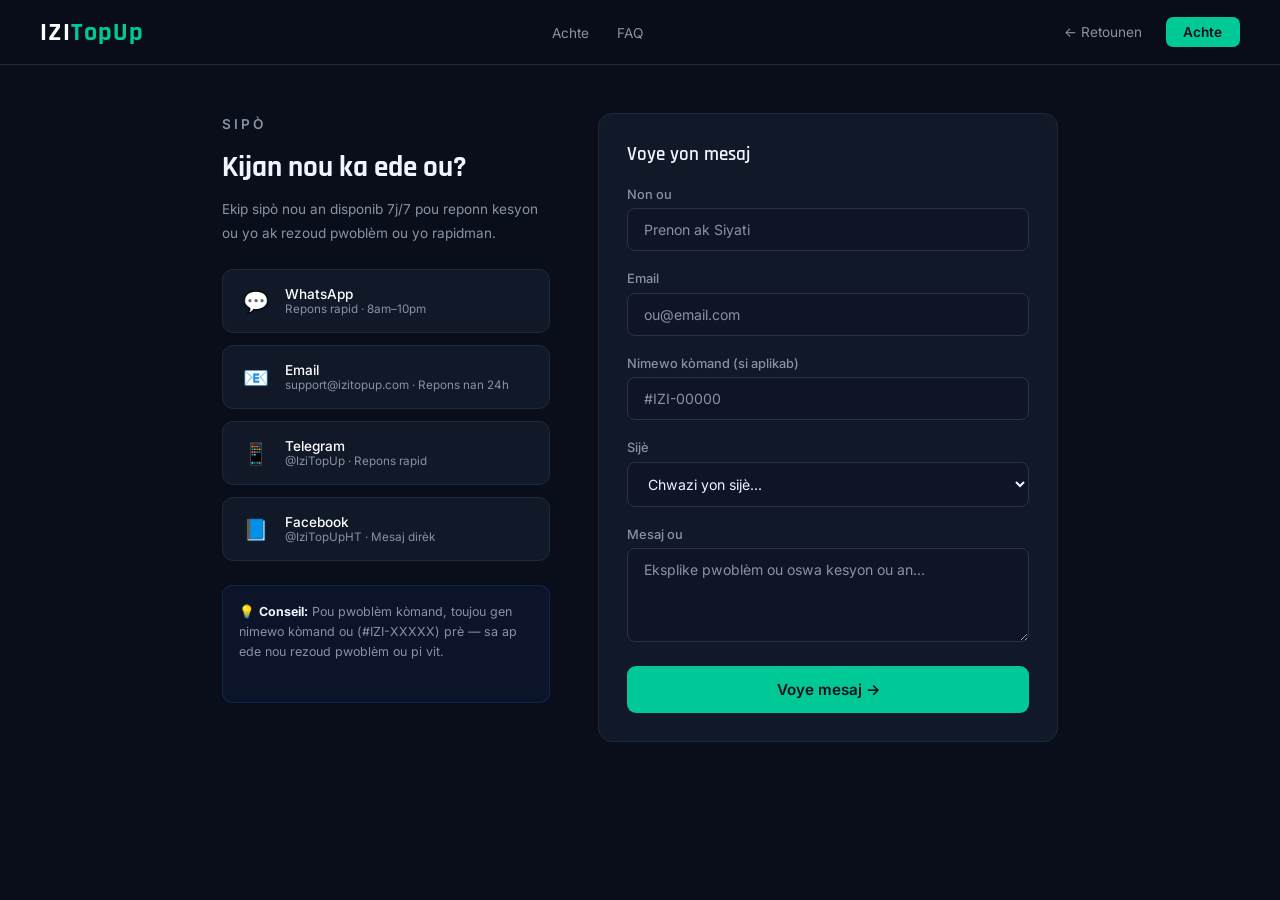
<file: izitopup/pages/contact.html>
<!DOCTYPE html>
<html lang="ht">
<head>
  <meta charset="UTF-8">
  <meta name="viewport" content="width=device-width,initial-scale=1.0">
  <title>Kontakte nou — IziTopUp</title>
  <link rel="stylesheet" href="../css/style.css">
  <link rel="icon" href="data:image/svg+xml,<svg xmlns='http://www.w3.org/2000/svg' viewBox='0 0 100 100'><text y='.9em' font-size='90'>⚡</text></svg>">
  <style>
    .contact-layout{max-width:900px;margin:0 auto;padding:3rem 2rem;display:grid;grid-template-columns:1fr 1.4fr;gap:3rem}
    .contact-info h2{font-family:'Rajdhani',sans-serif;font-size:1.8rem;font-weight:700;margin-bottom:0.75rem}
    .contact-info p{color:var(--slate);font-size:0.85rem;line-height:1.75;margin-bottom:1.5rem}
    .contact-channel{background:var(--card);border:1px solid var(--border);border-radius:11px;padding:1rem 1.25rem;margin-bottom:0.75rem;display:flex;align-items:center;gap:1rem;text-decoration:none;transition:border-color 0.2s}
    .contact-channel:hover{border-color:var(--border2)}
    .ch-icon{font-size:1.3rem}
    .ch-name{font-size:0.85rem;font-weight:500;color:var(--white)}
    .ch-sub{font-size:0.73rem;color:var(--slate)}
    .form-card{background:var(--card);border:1px solid var(--border);border-radius:14px;padding:1.75rem}
    .form-card h3{font-family:'Rajdhani',sans-serif;font-size:1.2rem;font-weight:600;margin-bottom:1.25rem}
    .success-msg{display:none;text-align:center;padding:2rem}
    .success-msg.show{display:block}
    @media(max-width:650px){.contact-layout{grid-template-columns:1fr;gap:2rem}}
  </style>
</head>
<body>

<nav class="nav">
  <div class="nav-inner">
    <a href="../index.html" class="logo">IZI<span>TopUp</span></a>
    <ul class="nav-links">
      <li><a href="../index.html#shop">Achte</a></li>
      <li><a href="faq.html">FAQ</a></li>
    </ul>
    <div class="nav-actions">
      <a href="../index.html" class="btn-ghost">← Retounen</a>
      <a href="../index.html#shop" class="btn-nav">Achte</a>
    </div>
  </div>
</nav>

<div class="contact-layout">
  <div class="contact-info">
    <p class="section-eyebrow" style="margin-bottom:0.75rem">Sipò</p>
    <h2>Kijan nou ka ede ou?</h2>
    <p>Ekip sipò nou an disponib 7j/7 pou reponn kesyon ou yo ak rezoud pwoblèm ou yo rapidman.</p>

    <a href="https://wa.me/50999999999" class="contact-channel" target="_blank">
      <span class="ch-icon">💬</span>
      <div><div class="ch-name">WhatsApp</div><div class="ch-sub">Repons rapid · 8am–10pm</div></div>
    </a>
    <a href="mailto:support@izitopup.com" class="contact-channel">
      <span class="ch-icon">📧</span>
      <div><div class="ch-name">Email</div><div class="ch-sub">support@izitopup.com · Repons nan 24h</div></div>
    </a>
    <a href="https://t.me/izitopup" class="contact-channel" target="_blank">
      <span class="ch-icon">📱</span>
      <div><div class="ch-name">Telegram</div><div class="ch-sub">@IziTopUp · Repons rapid</div></div>
    </a>
    <a href="#" class="contact-channel">
      <span class="ch-icon">📘</span>
      <div><div class="ch-name">Facebook</div><div class="ch-sub">@IziTopUpHT · Mesaj dirèk</div></div>
    </a>

    <div style="margin-top:1.5rem;padding:1rem;background:rgba(37,99,235,0.08);border:1px solid rgba(37,99,235,0.2);border-radius:10px">
      <p style="font-size:0.78rem;color:var(--slate);line-height:1.6">💡 <strong style="color:var(--light)">Conseil:</strong> Pou pwoblèm kòmand, toujou gen nimewo kòmand ou (#IZI-XXXXX) prè — sa ap ede nou rezoud pwoblèm ou pi vit.</p>
    </div>
  </div>

  <div class="form-card">
    <h3>Voye yon mesaj</h3>
    <div id="formArea">
      <div class="form-group">
        <label class="form-label">Non ou</label>
        <input class="form-input" type="text" placeholder="Prenon ak Siyati">
      </div>
      <div class="form-group">
        <label class="form-label">Email</label>
        <input class="form-input" type="email" placeholder="ou@email.com">
      </div>
      <div class="form-group">
        <label class="form-label">Nimewo kòmand (si aplikab)</label>
        <input class="form-input" type="text" placeholder="#IZI-00000">
      </div>
      <div class="form-group">
        <label class="form-label">Sijè</label>
        <select class="form-select">
          <option value="">Chwazi yon sijè...</option>
          <option>Pwoblèm ak kòd mwen</option>
          <option>Kòmand pa livre</option>
          <option>Pwoblèm peman</option>
          <option>Kesyon sou pwodwi</option>
          <option>Remaksman / Reklamasyon</option>
          <option>Lòt</option>
        </select>
      </div>
      <div class="form-group">
        <label class="form-label">Mesaj ou</label>
        <textarea class="form-input" rows="4" placeholder="Eksplike pwoblèm ou oswa kesyon ou an..." style="resize:vertical"></textarea>
      </div>
      <button class="btn-full btn-mint" onclick="submitForm()">Voye mesaj →</button>
    </div>
    <div class="success-msg" id="successMsg">
      <div style="font-size:2.5rem;margin-bottom:1rem">✅</div>
      <h3 style="font-family:'Rajdhani',sans-serif;margin-bottom:0.5rem">Mesaj ou resevwa!</h3>
      <p style="color:var(--slate);font-size:0.83rem">Nou pral reponn ou nan mwens ke 24 èdtan. Tcheke email ou an.</p>
      <a href="../index.html#shop" class="btn-outline" style="display:inline-flex;margin-top:1.25rem;text-decoration:none;padding:0.65rem 1.25rem">← Retounen nan boutik</a>
    </div>
  </div>
</div>

<script src="../js/main.js"></script>
<script>
function submitForm() {
  document.getElementById("formArea").style.display = "none";
  document.getElementById("successMsg").classList.add("show");
}
</script>
</body>
</html>
</file>
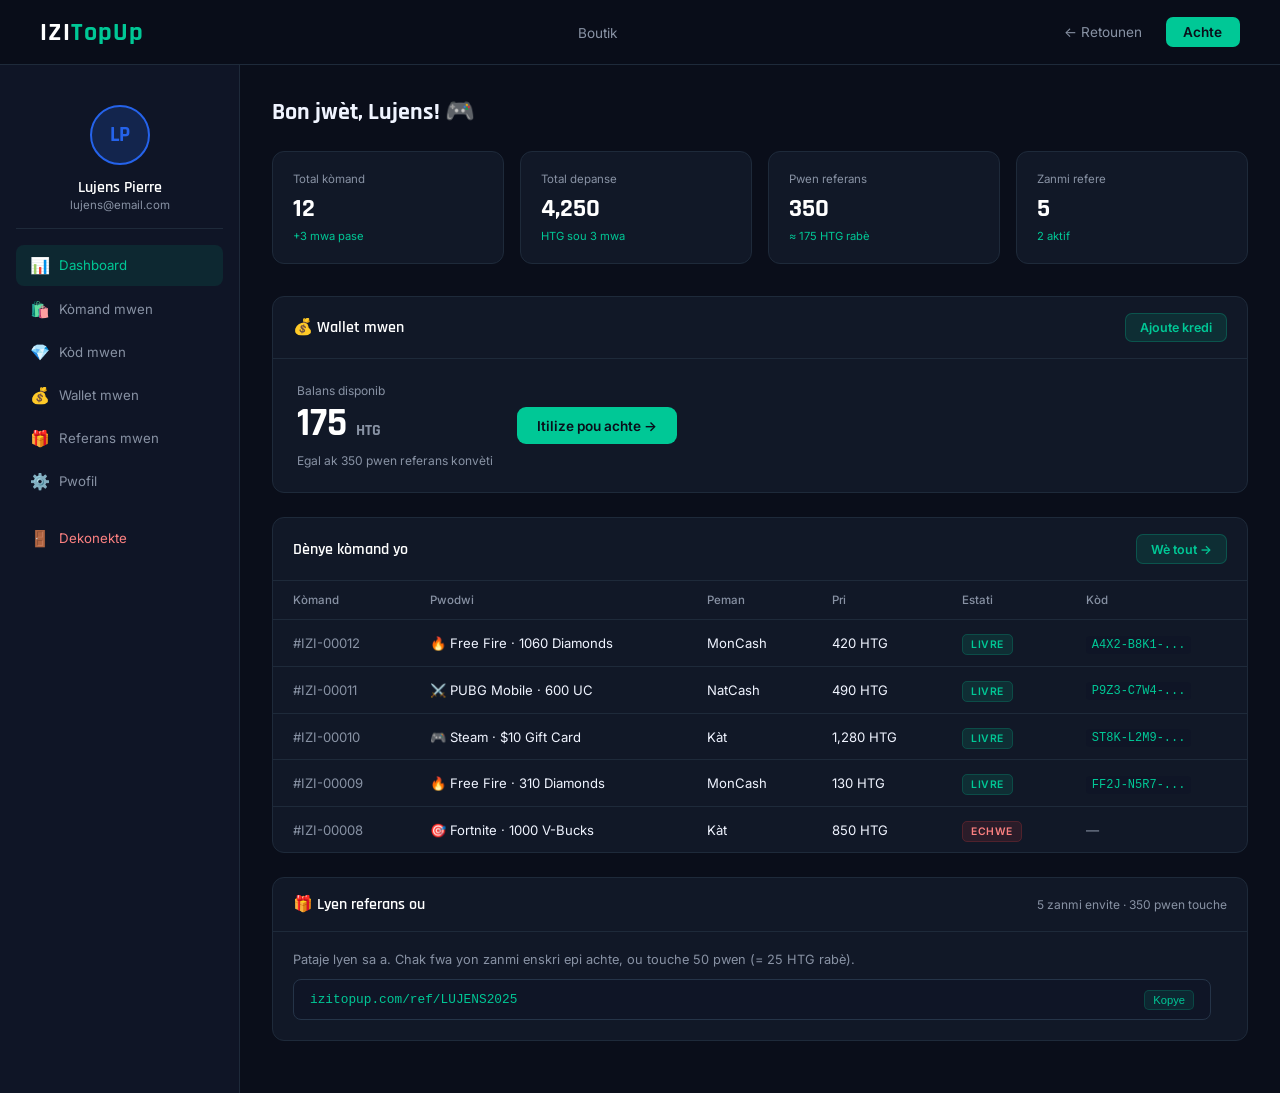
<file: izitopup/pages/dashboard.html>
<!DOCTYPE html>
<html lang="ht">
<head>
  <meta charset="UTF-8">
  <meta name="viewport" content="width=device-width,initial-scale=1.0">
  <title>Dashboard — IziTopUp</title>
  <link rel="stylesheet" href="../css/style.css">
  <link rel="icon" href="data:image/svg+xml,<svg xmlns='http://www.w3.org/2000/svg' viewBox='0 0 100 100'><text y='.9em' font-size='90'>⚡</text></svg>">
  <style>
    .dash-layout{display:grid;grid-template-columns:240px 1fr;gap:0;min-height:calc(100vh - 64px)}
    .sidebar{background:var(--navy2);border-right:1px solid var(--border);padding:1.5rem 1rem}
    .sidebar-user{text-align:center;padding:1rem;margin-bottom:1rem;border-bottom:1px solid var(--border)}
    .avatar{width:60px;height:60px;border-radius:50%;background:rgba(37,99,235,0.2);border:2px solid var(--blue);display:flex;align-items:center;justify-content:center;font-family:'Rajdhani',sans-serif;font-size:1.3rem;font-weight:700;color:var(--blue);margin:0 auto 0.75rem}
    .username{font-family:'Rajdhani',sans-serif;font-size:1rem;font-weight:600;color:var(--white)}
    .user-email{font-size:0.72rem;color:var(--slate)}
    .sidebar-nav a{display:flex;align-items:center;gap:0.6rem;color:var(--slate);text-decoration:none;padding:0.65rem 0.85rem;border-radius:8px;font-size:0.83rem;margin-bottom:0.15rem;transition:all 0.2s}
    .sidebar-nav a:hover{color:var(--light);background:rgba(255,255,255,0.05)}
    .sidebar-nav a.active{color:var(--mint);background:rgba(0,200,150,0.1)}
    .sidebar-nav a span{font-size:1rem}
    .dash-main{padding:2rem;background:var(--navy)}
    .stats-row{display:grid;grid-template-columns:repeat(auto-fit,minmax(160px,1fr));gap:1rem;margin-bottom:2rem}
    .stat-card{background:var(--card);border:1px solid var(--border);border-radius:12px;padding:1.25rem}
    .stat-label{font-size:0.72rem;color:var(--slate);margin-bottom:0.4rem}
    .stat-value{font-family:'Rajdhani',sans-serif;font-size:1.6rem;font-weight:700;color:var(--white)}
    .stat-sub{font-size:0.7rem;color:var(--mint);margin-top:0.2rem}
    .dash-section{background:var(--card);border:1px solid var(--border);border-radius:12px;margin-bottom:1.5rem;overflow:hidden}
    .dash-section-header{padding:1rem 1.25rem;border-bottom:1px solid var(--border);display:flex;align-items:center;justify-content:space-between}
    .dash-section-title{font-family:'Rajdhani',sans-serif;font-size:1rem;font-weight:600;color:var(--white)}
    .orders-table{width:100%;border-collapse:collapse}
    .orders-table th{font-size:0.72rem;color:var(--slate);text-align:left;padding:0.75rem 1.25rem;border-bottom:1px solid var(--border);font-weight:500}
    .orders-table td{font-size:0.82rem;color:var(--light);padding:0.9rem 1.25rem;border-bottom:1px solid var(--border)}
    .orders-table tr:last-child td{border-bottom:none}
    .orders-table tr:hover td{background:rgba(255,255,255,0.02)}
    .status-pill{font-size:0.65rem;font-weight:600;padding:3px 8px;border-radius:5px;text-transform:uppercase;letter-spacing:0.5px}
    .status-livre{background:rgba(0,200,150,0.12);color:var(--mint);border:1px solid rgba(0,200,150,0.2)}
    .status-atant{background:rgba(246,173,85,0.12);color:var(--gold);border:1px solid rgba(246,173,85,0.2)}
    .status-echwe{background:rgba(229,62,62,0.12);color:#FC8181;border:1px solid rgba(229,62,62,0.2)}
    .ref-card{padding:1.25rem;display:grid;grid-template-columns:1fr auto;gap:1rem;align-items:center}
    .ref-link-box{background:var(--navy2);border:1px solid var(--border2);border-radius:8px;padding:0.6rem 1rem;font-size:0.8rem;color:var(--mint);font-family:monospace;display:flex;justify-content:space-between;align-items:center}
    .wallet-card{padding:1.5rem;display:flex;align-items:center;gap:1.5rem}
    .wallet-balance{font-family:'Rajdhani',sans-serif;font-size:2.5rem;font-weight:700;color:var(--white)}
    .wallet-unit{font-size:0.75rem;color:var(--slate)}
    .btn-sm{padding:0.4rem 0.875rem;border-radius:7px;font-size:0.78rem;font-weight:600;cursor:pointer;transition:all 0.2s;text-decoration:none;display:inline-flex;align-items:center;gap:0.3rem}
    .btn-sm-mint{background:rgba(0,200,150,0.12);color:var(--mint);border:1px solid rgba(0,200,150,0.25)}
    .btn-sm-mint:hover{background:var(--mint);color:#0A0E1A}
    @media(max-width:768px){.dash-layout{grid-template-columns:1fr}.sidebar{display:none}}
  </style>
</head>
<body>

<nav class="nav">
  <div class="nav-inner">
    <a href="../index.html" class="logo">IZI<span>TopUp</span></a>
    <ul class="nav-links">
      <li><a href="../index.html#shop">Boutik</a></li>
    </ul>
    <div class="nav-actions">
      <a href="../index.html" class="btn-ghost">← Retounen</a>
      <a href="../index.html" class="btn-nav">Achte</a>
    </div>
  </div>
</nav>

<div class="dash-layout">
  <aside class="sidebar">
    <div class="sidebar-user">
      <div class="avatar">LP</div>
      <div class="username">Lujens Pierre</div>
      <div class="user-email">lujens@email.com</div>
    </div>
    <nav class="sidebar-nav">
      <a href="#" class="active"><span>📊</span> Dashboard</a>
      <a href="#"><span>🛍️</span> Kòmand mwen</a>
      <a href="#"><span>💎</span> Kòd mwen</a>
      <a href="#"><span>💰</span> Wallet mwen</a>
      <a href="#"><span>🎁</span> Referans mwen</a>
      <a href="#"><span>⚙️</span> Pwofil</a>
      <a href="#" style="color:#FC8181;margin-top:1rem"><span>🚪</span> Dekonekte</a>
    </nav>
  </aside>

  <main class="dash-main">
    <h2 style="font-family:'Rajdhani',sans-serif;font-size:1.5rem;font-weight:700;margin-bottom:1.5rem">Bon jwèt, Lujens! 🎮</h2>

    <!-- Stats -->
    <div class="stats-row">
      <div class="stat-card">
        <div class="stat-label">Total kòmand</div>
        <div class="stat-value">12</div>
        <div class="stat-sub">+3 mwa pase</div>
      </div>
      <div class="stat-card">
        <div class="stat-label">Total depanse</div>
        <div class="stat-value">4,250</div>
        <div class="stat-sub">HTG sou 3 mwa</div>
      </div>
      <div class="stat-card">
        <div class="stat-label">Pwen referans</div>
        <div class="stat-value">350</div>
        <div class="stat-sub">≈ 175 HTG rabè</div>
      </div>
      <div class="stat-card">
        <div class="stat-label">Zanmi refere</div>
        <div class="stat-value">5</div>
        <div class="stat-sub">2 aktif</div>
      </div>
    </div>

    <!-- Wallet -->
    <div class="dash-section" style="margin-bottom:1.5rem">
      <div class="dash-section-header">
        <span class="dash-section-title">💰 Wallet mwen</span>
        <a href="#" class="btn-sm btn-sm-mint">Ajoute kredi</a>
      </div>
      <div class="wallet-card">
        <div>
          <div class="wallet-unit">Balans disponib</div>
          <div class="wallet-balance">175 <span style="font-size:1rem;color:var(--slate)">HTG</span></div>
          <div style="font-size:0.75rem;color:var(--slate);margin-top:0.25rem">Egal ak 350 pwen referans konvèti</div>
        </div>
        <a href="../index.html#shop" class="btn-primary" style="padding:0.65rem 1.25rem;font-size:0.85rem">Itilize pou achte →</a>
      </div>
    </div>

    <!-- Recent Orders -->
    <div class="dash-section">
      <div class="dash-section-header">
        <span class="dash-section-title">Dènye kòmand yo</span>
        <a href="#" class="btn-sm btn-sm-mint">Wè tout →</a>
      </div>
      <table class="orders-table">
        <thead>
          <tr>
            <th>Kòmand</th>
            <th>Pwodwi</th>
            <th>Peman</th>
            <th>Pri</th>
            <th>Estati</th>
            <th>Kòd</th>
          </tr>
        </thead>
        <tbody>
          <tr>
            <td style="color:var(--slate)">#IZI-00012</td>
            <td>🔥 Free Fire · 1060 Diamonds</td>
            <td>MonCash</td>
            <td>420 HTG</td>
            <td><span class="status-pill status-livre">Livre</span></td>
            <td><code style="background:var(--navy2);padding:2px 6px;border-radius:4px;font-size:0.75rem;color:var(--mint)">A4X2-B8K1-...</code></td>
          </tr>
          <tr>
            <td style="color:var(--slate)">#IZI-00011</td>
            <td>⚔️ PUBG Mobile · 600 UC</td>
            <td>NatCash</td>
            <td>490 HTG</td>
            <td><span class="status-pill status-livre">Livre</span></td>
            <td><code style="background:var(--navy2);padding:2px 6px;border-radius:4px;font-size:0.75rem;color:var(--mint)">P9Z3-C7W4-...</code></td>
          </tr>
          <tr>
            <td style="color:var(--slate)">#IZI-00010</td>
            <td>🎮 Steam · $10 Gift Card</td>
            <td>Kàt</td>
            <td>1,280 HTG</td>
            <td><span class="status-pill status-livre">Livre</span></td>
            <td><code style="background:var(--navy2);padding:2px 6px;border-radius:4px;font-size:0.75rem;color:var(--mint)">ST8K-L2M9-...</code></td>
          </tr>
          <tr>
            <td style="color:var(--slate)">#IZI-00009</td>
            <td>🔥 Free Fire · 310 Diamonds</td>
            <td>MonCash</td>
            <td>130 HTG</td>
            <td><span class="status-pill status-livre">Livre</span></td>
            <td><code style="background:var(--navy2);padding:2px 6px;border-radius:4px;font-size:0.75rem;color:var(--mint)">FF2J-N5R7-...</code></td>
          </tr>
          <tr>
            <td style="color:var(--slate)">#IZI-00008</td>
            <td>🎯 Fortnite · 1000 V-Bucks</td>
            <td>Kàt</td>
            <td>850 HTG</td>
            <td><span class="status-pill status-echwe">Echwe</span></td>
            <td style="color:var(--slate)">—</td>
          </tr>
        </tbody>
      </table>
    </div>

    <!-- Referral -->
    <div class="dash-section">
      <div class="dash-section-header">
        <span class="dash-section-title">🎁 Lyen referans ou</span>
        <span style="font-size:0.75rem;color:var(--slate)">5 zanmi envite · 350 pwen touche</span>
      </div>
      <div class="ref-card">
        <div>
          <p style="font-size:0.8rem;color:var(--slate);margin-bottom:0.75rem">Pataje lyen sa a. Chak fwa yon zanmi enskri epi achte, ou touche 50 pwen (= 25 HTG rabè).</p>
          <div class="ref-link-box">
            <span>izitopup.com/ref/LUJENS2025</span>
            <button onclick="navigator.clipboard.writeText('https://izitopup.com/ref/LUJENS2025')" style="background:rgba(0,200,150,0.1);border:1px solid rgba(0,200,150,0.2);color:var(--mint);padding:3px 8px;border-radius:5px;font-size:0.7rem;cursor:pointer">Kopye</button>
          </div>
        </div>
      </div>
    </div>
  </main>
</div>

<script>
  document.querySelectorAll(".sidebar-nav a:not(.active)").forEach(a => {
    a.addEventListener("click", e => {
      if(!a.href.includes("#")) return;
      e.preventDefault();
      document.querySelectorAll(".sidebar-nav a").forEach(x=>x.classList.remove("active"));
      a.classList.add("active");
    });
  });
</script>
</body>
</html>
</file>
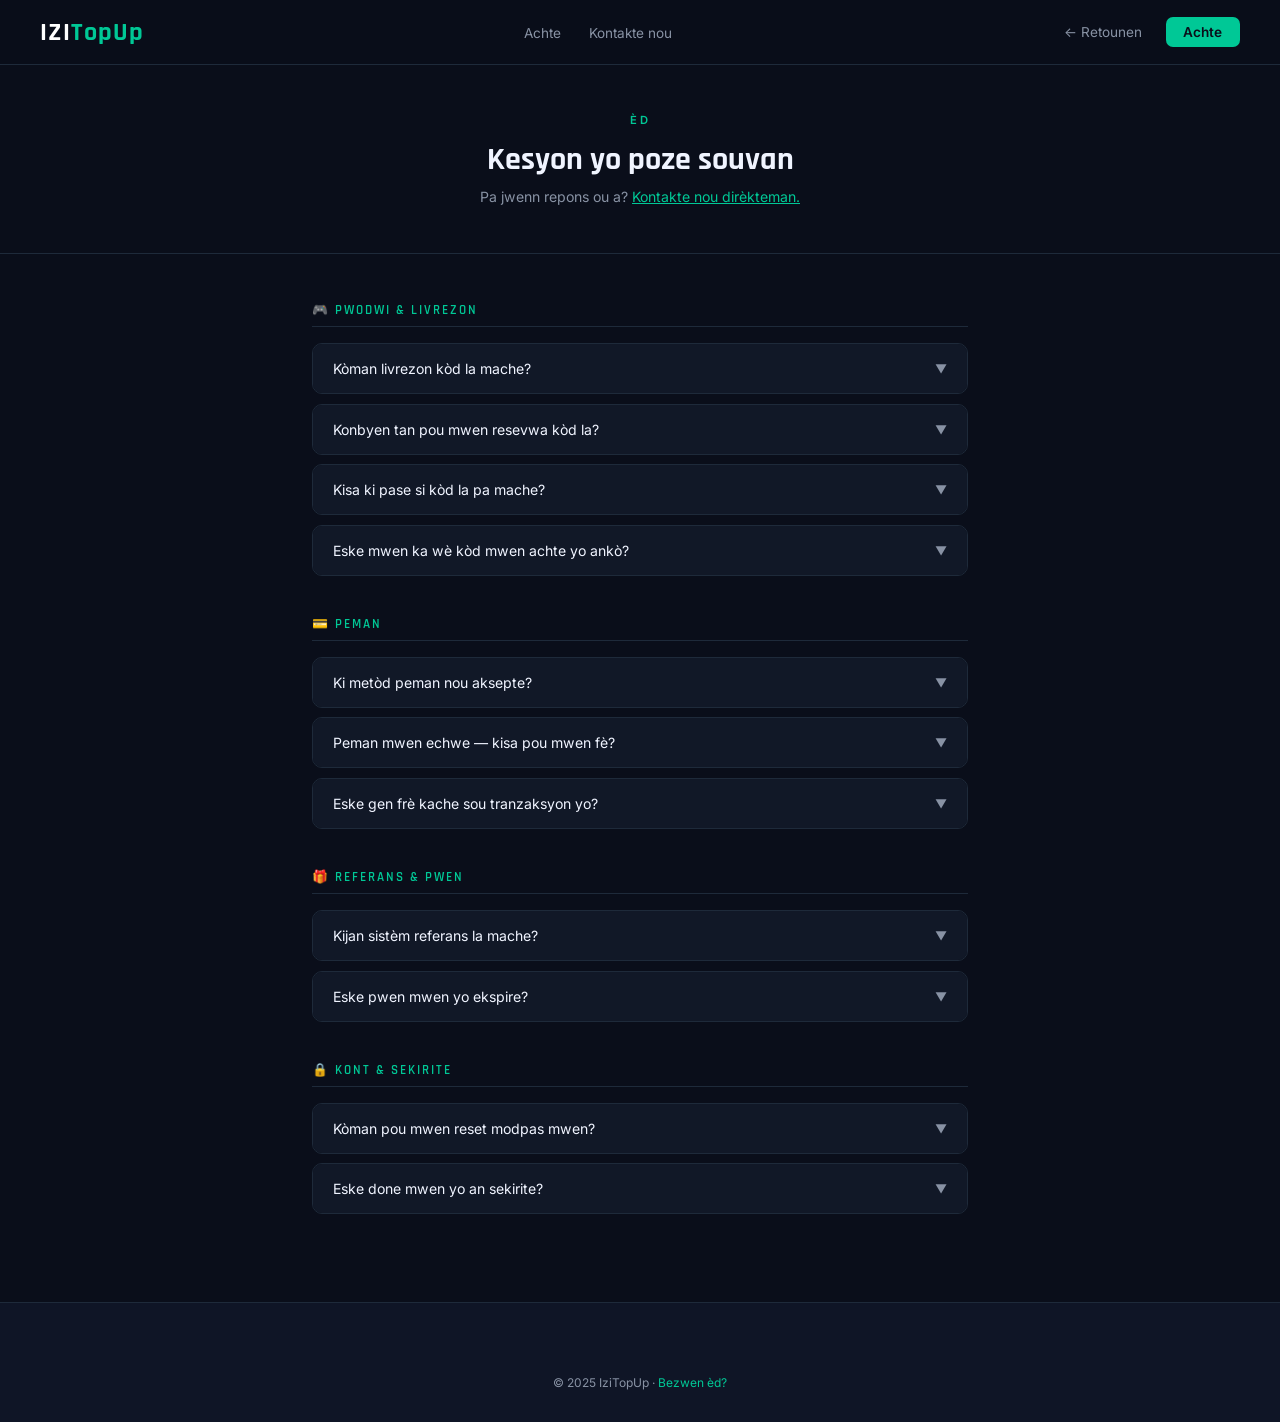
<file: izitopup/pages/faq.html>
<!DOCTYPE html>
<html lang="ht">
<head>
  <meta charset="UTF-8">
  <meta name="viewport" content="width=device-width,initial-scale=1.0">
  <title>FAQ — IziTopUp</title>
  <link rel="stylesheet" href="../css/style.css">
  <link rel="icon" href="data:image/svg+xml,<svg xmlns='http://www.w3.org/2000/svg' viewBox='0 0 100 100'><text y='.9em' font-size='90'>⚡</text></svg>">
  <style>
    .faq-hero{padding:3rem 2rem;text-align:center;border-bottom:1px solid var(--border)}
    .faq-inner{max-width:720px;margin:0 auto;padding:3rem 2rem}
    .faq-cat{margin-bottom:2.5rem}
    .faq-cat-title{font-family:'Rajdhani',sans-serif;font-size:0.8rem;font-weight:600;color:var(--mint);letter-spacing:2px;text-transform:uppercase;margin-bottom:1rem;padding-bottom:0.5rem;border-bottom:1px solid var(--border)}
    .faq-item{border:1px solid var(--border);border-radius:10px;margin-bottom:0.6rem;overflow:hidden}
    .faq-q{width:100%;background:var(--card);border:none;color:var(--light);text-align:left;padding:1rem 1.25rem;font-size:0.88rem;cursor:pointer;display:flex;justify-content:space-between;align-items:center;font-family:'Inter',sans-serif;transition:background 0.2s}
    .faq-q:hover{background:var(--card2)}
    .faq-q.open{color:var(--mint)}
    .faq-q .arrow{font-size:0.75rem;transition:transform 0.2s;color:var(--slate)}
    .faq-q.open .arrow{transform:rotate(180deg)}
    .faq-a{background:var(--navy2);padding:0 1.25rem;max-height:0;overflow:hidden;transition:all 0.3s;font-size:0.83rem;color:var(--slate);line-height:1.75}
    .faq-a.open{max-height:300px;padding:1rem 1.25rem}
  </style>
</head>
<body>

<nav class="nav">
  <div class="nav-inner">
    <a href="../index.html" class="logo">IZI<span>TopUp</span></a>
    <ul class="nav-links">
      <li><a href="../index.html#shop">Achte</a></li>
      <li><a href="contact.html">Kontakte nou</a></li>
    </ul>
    <div class="nav-actions">
      <a href="../index.html" class="btn-ghost">← Retounen</a>
      <a href="#" onclick="history.back()" class="btn-nav">Achte</a>
    </div>
  </div>
</nav>

<div class="faq-hero">
  <p class="section-eyebrow" style="margin-bottom:0.75rem">Èd</p>
  <h1 style="font-family:'Rajdhani',sans-serif;font-size:2rem;font-weight:700">Kesyon yo poze souvan</h1>
  <p style="color:var(--slate);font-size:0.88rem;margin-top:0.5rem">Pa jwenn repons ou a? <a href="contact.html" style="color:var(--mint)">Kontakte nou dirèkteman.</a></p>
</div>

<div class="faq-inner">
  <div class="faq-cat">
    <div class="faq-cat-title">🎮 Pwodwi & Livrezon</div>
    <div class="faq-item">
      <button class="faq-q" onclick="toggleFaq(this)">Kòman livrezon kòd la mache? <span class="arrow">▼</span></button>
      <div class="faq-a">Apre peman konfime, sistèm nan otomatikman pran yon kòd disponib nan stock la epi voye li nan email ou. Li parèt tou sou ekran an touswit apre peman an. Pa gen atant, pa gen entèmedyè.</div>
    </div>
    <div class="faq-item">
      <button class="faq-q" onclick="toggleFaq(this)">Konbyen tan pou mwen resevwa kòd la? <span class="arrow">▼</span></button>
      <div class="faq-a">Livrezon se otomatik — an jeneral mwens ke 60 segonn apre peman konfime. Si ou pa resevwa li apre 5 minit, tcheke dosye spam email ou oswa wè kòd la nan dashboard ou.</div>
    </div>
    <div class="faq-item">
      <button class="faq-q" onclick="toggleFaq(this)">Kisa ki pase si kòd la pa mache? <span class="arrow">▼</span></button>
      <div class="faq-a">Si kòd la pa fonksyonèl, kontakte sipò nou an ak nimewo kòmand ou ak yon screenshot. Nou pral verifye epi bay yon lòt kòd oswa ranbouse ou san pwoblèm.</div>
    </div>
    <div class="faq-item">
      <button class="faq-q" onclick="toggleFaq(this)">Eske mwen ka wè kòd mwen achte yo ankò? <span class="arrow">▼</span></button>
      <div class="faq-a">Wi! Tout kòd ou resevwa yo sove nan dashboard ou sou kont ou. Ou ka wè yo nenpòt ki lè, menmsi ou bliye kopye yo nan premye fwa a.</div>
    </div>
  </div>

  <div class="faq-cat">
    <div class="faq-cat-title">💳 Peman</div>
    <div class="faq-item">
      <button class="faq-q" onclick="toggleFaq(this)">Ki metòd peman nou aksepte? <span class="arrow">▼</span></button>
      <div class="faq-a">Nou aksepte MonCash (Digicel), NatCash (Natcom), ak kàt kredi/debi Visa ak Mastercard. Tout peman yo chiffre ak SSL 256-bit.</div>
    </div>
    <div class="faq-item">
      <button class="faq-q" onclick="toggleFaq(this)">Peman mwen echwe — kisa pou mwen fè? <span class="arrow">▼</span></button>
      <div class="faq-a">Si peman ou echwe, kòmand la pa valide epi ou pa debite. Eseye ankò oswa itilize yon lòt metòd peman. Si pwoblèm nan kontinye, kontakte sipò nou an.</div>
    </div>
    <div class="faq-item">
      <button class="faq-q" onclick="toggleFaq(this)">Eske gen frè kache sou tranzaksyon yo? <span class="arrow">▼</span></button>
      <div class="faq-a">Non. Pri ou wè sou sit la se sa w ap peye a. Pa gen frè kache, pa gen frè tranzaksyon anplis. Tout pri yo an HTG.</div>
    </div>
  </div>

  <div class="faq-cat">
    <div class="faq-cat-title">🎁 Referans & Pwen</div>
    <div class="faq-item">
      <button class="faq-q" onclick="toggleFaq(this)">Kijan sistèm referans la mache? <span class="arrow">▼</span></button>
      <div class="faq-a">Chak kont gen yon lyen referans pèsonèl. Lè yon zanmi enskri ak lyen ou epi fè premye acha li, ou touche 50 pwen. 100 pwen = 50 HTG rabè sou pwochen kòmand ou.</div>
    </div>
    <div class="faq-item">
      <button class="faq-q" onclick="toggleFaq(this)">Eske pwen mwen yo ekspire? <span class="arrow">▼</span></button>
      <div class="faq-a">Pwen yo valid pou 12 mwa depi dat ou touche yo. Asire ou itilize yo avan dat ekspirasyon an.</div>
    </div>
  </div>

  <div class="faq-cat">
    <div class="faq-cat-title">🔒 Kont & Sekirite</div>
    <div class="faq-item">
      <button class="faq-q" onclick="toggleFaq(this)">Kòman pou mwen reset modpas mwen? <span class="arrow">▼</span></button>
      <div class="faq-a">Klike "Bliye modpas?" sou paj koneksyon an. Antre email ou epi nou pral voye yon lyen reset modpas touswit. Lyen sa a valid pou 30 minit sèlman.</div>
    </div>
    <div class="faq-item">
      <button class="faq-q" onclick="toggleFaq(this)">Eske done mwen yo an sekirite? <span class="arrow">▼</span></button>
      <div class="faq-a">Wi. Nou itilize chiffrement SSL 256-bit pou tout tranzaksyon. Modpas yo stocke nan fòm hash (bcrypt). Nou pa janm sove enfòmasyon kàt ou sou sèvè nou an.</div>
    </div>
  </div>
</div>

<footer class="footer">
  <div class="footer-inner">
    <div class="footer-bottom" style="border-top:none;justify-content:center">
      <p class="footer-copy">© 2025 IziTopUp · <a href="contact.html" style="color:var(--mint);text-decoration:none">Bezwen èd?</a></p>
    </div>
  </div>
</footer>

<script src="../js/main.js"></script>
<script>
function toggleFaq(btn) {
  const answer = btn.nextElementSibling;
  const isOpen = btn.classList.contains("open");
  document.querySelectorAll(".faq-q.open").forEach(b=>{ b.classList.remove("open"); b.nextElementSibling.classList.remove("open"); });
  if(!isOpen){ btn.classList.add("open"); answer.classList.add("open"); }
}
</script>
</body>
</html>
</file>
<file: izitopup/css/style.css>
@import url('https://fonts.googleapis.com/css2?family=Rajdhani:wght@400;500;600;700&family=Inter:wght@300;400;500;600&display=swap');

*{margin:0;padding:0;box-sizing:border-box}

:root{
  --navy:#0A0E1A;
  --navy2:#0F1526;
  --card:#111827;
  --card2:#161E30;
  --blue:#2563EB;
  --blue2:#1D4ED8;
  --mint:#00C896;
  --mint2:#00A87E;
  --slate:#8892A4;
  --border:#1E2A3A;
  --border2:#253448;
  --light:#F0F4FF;
  --white:#FFFFFF;
  --red:#E53E3E;
  --gold:#F6AD55;
}

html{scroll-behavior:smooth}
body{background:var(--navy);color:var(--light);font-family:'Inter',sans-serif;min-height:100vh;overflow-x:hidden}

/* ── SCROLLBAR ── */
::-webkit-scrollbar{width:6px}
::-webkit-scrollbar-track{background:var(--navy)}
::-webkit-scrollbar-thumb{background:var(--border2);border-radius:3px}

/* ── NAV ── */
.nav{position:sticky;top:0;z-index:1000;background:rgba(10,14,26,0.97);backdrop-filter:blur(12px);border-bottom:1px solid var(--border);padding:0 2rem}
.nav-inner{max-width:1200px;margin:0 auto;display:flex;align-items:center;justify-content:space-between;height:64px;gap:1.5rem}
.logo{font-family:'Rajdhani',sans-serif;font-size:1.6rem;font-weight:700;letter-spacing:1px;text-decoration:none;color:var(--white);flex-shrink:0}
.logo span{color:var(--mint)}
.nav-links{display:flex;gap:0.25rem;list-style:none}
.nav-links a{color:var(--slate);text-decoration:none;font-size:0.85rem;padding:0.4rem 0.75rem;border-radius:6px;transition:all 0.2s;white-space:nowrap}
.nav-links a:hover{color:var(--light);background:rgba(255,255,255,0.05)}
.nav-actions{display:flex;align-items:center;gap:0.75rem;flex-shrink:0}
.btn-ghost{color:var(--slate);text-decoration:none;font-size:0.85rem;padding:0.4rem 0.75rem;border-radius:6px;transition:all 0.2s}
.btn-ghost:hover{color:var(--light)}
.btn-nav{background:var(--mint);color:#0A0E1A;padding:0.45rem 1.1rem;border-radius:7px;font-size:0.85rem;font-weight:600;text-decoration:none;transition:all 0.2s;white-space:nowrap}
.btn-nav:hover{background:var(--mint2)}
.cart-btn{position:relative;color:var(--slate);text-decoration:none;font-size:1.1rem;padding:0.4rem;transition:color 0.2s}
.cart-btn:hover{color:var(--light)}
.cart-count{position:absolute;top:-2px;right:-4px;background:var(--mint);color:#0A0E1A;font-size:0.55rem;font-weight:700;width:16px;height:16px;border-radius:50%;display:flex;align-items:center;justify-content:center}
.hamburger{display:none;background:none;border:none;color:var(--light);font-size:1.3rem;cursor:pointer;padding:0.25rem}
.mobile-menu{display:none;position:fixed;top:64px;left:0;right:0;background:var(--navy2);border-bottom:1px solid var(--border);padding:1rem;z-index:999}
.mobile-menu.open{display:block}
.mobile-menu a{display:block;color:var(--slate);text-decoration:none;padding:0.75rem 1rem;border-radius:8px;font-size:0.9rem;transition:all 0.2s}
.mobile-menu a:hover{color:var(--light);background:rgba(255,255,255,0.05)}

/* ── HERO ── */
.hero{padding:5rem 2rem 4rem;text-align:center;position:relative;overflow:hidden}
.hero::before{content:'';position:absolute;top:0;left:50%;transform:translateX(-50%);width:600px;height:300px;background:radial-gradient(ellipse,rgba(37,99,235,0.15) 0%,transparent 70%);pointer-events:none}
.hero-eyebrow{display:inline-flex;align-items:center;gap:0.5rem;background:rgba(0,200,150,0.1);border:1px solid rgba(0,200,150,0.25);color:var(--mint);font-size:0.75rem;font-weight:600;letter-spacing:2px;text-transform:uppercase;padding:0.4rem 1rem;border-radius:100px;margin-bottom:1.75rem}
.hero-eyebrow span{width:6px;height:6px;border-radius:50%;background:var(--mint);animation:pulse 2s infinite}
@keyframes pulse{0%,100%{opacity:1}50%{opacity:0.4}}
.hero h1{font-family:'Rajdhani',sans-serif;font-size:clamp(2.4rem,6vw,4.5rem);font-weight:700;line-height:1.08;margin-bottom:1.25rem;letter-spacing:-0.5px}
.hero h1 .hl{color:var(--mint)}
.hero h1 .hl2{color:var(--blue);position:relative}
.hero-sub{color:var(--slate);font-size:1.05rem;line-height:1.75;max-width:540px;margin:0 auto 2.25rem}
.hero-btns{display:flex;gap:0.875rem;justify-content:center;flex-wrap:wrap;margin-bottom:3rem}
.btn-primary{display:inline-flex;align-items:center;gap:0.5rem;background:var(--mint);color:#0A0E1A;padding:0.875rem 1.75rem;border-radius:9px;font-weight:600;font-size:0.95rem;text-decoration:none;transition:all 0.2s;border:none;cursor:pointer}
.btn-primary:hover{background:var(--mint2);transform:translateY(-1px)}
.btn-outline{display:inline-flex;align-items:center;gap:0.5rem;background:transparent;color:var(--light);padding:0.875rem 1.75rem;border-radius:9px;font-weight:500;font-size:0.95rem;text-decoration:none;border:1px solid var(--border2);transition:all 0.2s;cursor:pointer}
.btn-outline:hover{border-color:var(--slate);background:rgba(255,255,255,0.03)}
.trust-pills{display:flex;justify-content:center;flex-wrap:wrap;gap:0.75rem}
.trust-pill{display:inline-flex;align-items:center;gap:0.4rem;color:var(--slate);font-size:0.78rem;padding:0.3rem 0.75rem;border:1px solid var(--border);border-radius:100px}
.trust-pill .dot{width:5px;height:5px;border-radius:50%;background:var(--mint)}

/* ── SECTION COMMON ── */
.section{padding:4rem 2rem}
.section-inner{max-width:1200px;margin:0 auto}
.section-header{text-align:center;margin-bottom:2.5rem}
.section-eyebrow{font-size:0.7rem;letter-spacing:3px;text-transform:uppercase;color:var(--mint);font-weight:600;margin-bottom:0.75rem}
.section-title{font-family:'Rajdhani',sans-serif;font-size:clamp(1.6rem,3vw,2.25rem);font-weight:700;color:var(--white)}
.section-sub{color:var(--slate);font-size:0.9rem;margin-top:0.5rem;line-height:1.6}

/* ── CATEGORIES BAR ── */
.cats-bar{padding:1.5rem 2rem;border-bottom:1px solid var(--border);background:var(--navy2)}
.cats-inner{max-width:1200px;margin:0 auto;display:flex;gap:0.75rem;overflow-x:auto;padding-bottom:0.25rem;scrollbar-width:none}
.cats-inner::-webkit-scrollbar{display:none}
.cat-pill{display:inline-flex;align-items:center;gap:0.4rem;padding:0.5rem 1rem;border-radius:100px;border:1px solid var(--border);color:var(--slate);font-size:0.8rem;font-weight:500;cursor:pointer;white-space:nowrap;transition:all 0.2s;text-decoration:none;background:transparent}
.cat-pill:hover,.cat-pill.active{background:rgba(37,99,235,0.15);border-color:var(--blue);color:var(--light)}
.cat-pill.active{background:rgba(0,200,150,0.12);border-color:var(--mint);color:var(--mint)}

/* ── GAME CARDS ── */
.games-grid{display:grid;grid-template-columns:repeat(auto-fill,minmax(220px,1fr));gap:1.25rem}
.game-card{background:var(--card);border:1px solid var(--border);border-radius:14px;overflow:hidden;cursor:pointer;transition:all 0.25s;text-decoration:none;display:block;position:relative}
.game-card:hover{border-color:var(--border2);transform:translateY(-3px);box-shadow:0 8px 32px rgba(0,0,0,0.4)}
.game-card:hover .game-card-bar{transform:scaleX(1)}
.game-card-bar{position:absolute;top:0;left:0;right:0;height:2px;background:linear-gradient(90deg,var(--blue),var(--mint));transform:scaleX(0);transform-origin:left;transition:transform 0.3s}
.game-card-thumb{height:140px;display:flex;align-items:center;justify-content:center;font-size:3.5rem;background:var(--card2);position:relative}
.game-badge{position:absolute;top:10px;left:10px;padding:3px 8px;border-radius:5px;font-size:0.6rem;font-weight:700;letter-spacing:1px;text-transform:uppercase}
.badge-hot{background:rgba(229,62,62,0.2);color:#FC8181;border:1px solid rgba(229,62,62,0.3)}
.badge-new{background:rgba(37,99,235,0.2);color:#93C5FD;border:1px solid rgba(37,99,235,0.3)}
.badge-sale{background:rgba(246,173,85,0.2);color:var(--gold);border:1px solid rgba(246,173,85,0.3)}
.game-card-body{padding:1rem}
.game-card-name{font-family:'Rajdhani',sans-serif;font-size:1.05rem;font-weight:600;color:var(--white);margin-bottom:0.2rem}
.game-card-cat{font-size:0.72rem;color:var(--slate);margin-bottom:0.75rem}
.game-card-footer{display:flex;align-items:center;justify-content:space-between}
.game-card-price{font-size:0.78rem;color:var(--mint);font-weight:500}
.game-card-btn{background:rgba(0,200,150,0.12);color:var(--mint);border:1px solid rgba(0,200,150,0.25);padding:0.3rem 0.75rem;border-radius:6px;font-size:0.75rem;font-weight:600;cursor:pointer;transition:all 0.2s}
.game-card-btn:hover{background:var(--mint);color:#0A0E1A}

/* ── HOW IT WORKS ── */
.steps-grid{display:grid;grid-template-columns:repeat(auto-fit,minmax(200px,1fr));gap:0;position:relative}
.steps-grid::before{content:'';position:absolute;top:28px;left:10%;right:10%;height:1px;background:linear-gradient(90deg,transparent,var(--border2),var(--border2),transparent);z-index:0}
.step-item{text-align:center;padding:2rem 1.5rem;position:relative;z-index:1}
.step-num-wrap{width:56px;height:56px;border-radius:50%;background:var(--card);border:2px solid var(--border2);display:flex;align-items:center;justify-content:center;margin:0 auto 1.25rem;position:relative;transition:all 0.3s}
.step-item:hover .step-num-wrap{border-color:var(--mint);background:rgba(0,200,150,0.08)}
.step-num{font-family:'Rajdhani',sans-serif;font-size:1.2rem;font-weight:700;color:var(--mint)}
.step-icon{font-size:1.1rem}
.step-title{font-family:'Rajdhani',sans-serif;font-size:1rem;font-weight:600;color:var(--white);margin-bottom:0.4rem}
.step-desc{font-size:0.78rem;color:var(--slate);line-height:1.6}

/* ── PAYMENT SECTION ── */
.payment-section{background:var(--navy2);border-top:1px solid var(--border);border-bottom:1px solid var(--border)}
.payment-layout{display:grid;grid-template-columns:1fr 1fr;gap:4rem;align-items:center;max-width:1000px;margin:0 auto}
.payment-text h2{font-family:'Rajdhani',sans-serif;font-size:2rem;font-weight:700;margin-bottom:0.75rem}
.payment-text p{color:var(--slate);line-height:1.75;font-size:0.88rem}
.payment-note{display:flex;align-items:center;gap:0.5rem;margin-top:1.25rem;color:var(--slate);font-size:0.78rem}
.pm-list{display:flex;flex-direction:column;gap:0.75rem}
.pm-row{background:var(--card);border:1px solid var(--border);border-radius:11px;padding:1rem 1.25rem;display:flex;align-items:center;gap:1rem;transition:border-color 0.2s}
.pm-row:hover{border-color:var(--border2)}
.pm-logo{width:44px;height:44px;border-radius:9px;display:flex;align-items:center;justify-content:center;font-family:'Rajdhani',sans-serif;font-weight:700;font-size:0.65rem;color:#fff;flex-shrink:0;letter-spacing:0.5px}
.pm-mc{background:#E8002D}
.pm-nc{background:#FF6B00}
.pm-card-logo{background:var(--blue)}
.pm-info{flex:1}
.pm-name{font-weight:500;font-size:0.88rem;color:var(--white)}
.pm-sub{font-size:0.72rem;color:var(--slate);margin-top:1px}
.pm-live{font-size:0.62rem;color:var(--mint);font-weight:600;letter-spacing:1px;text-transform:uppercase;background:rgba(0,200,150,0.1);padding:2px 7px;border-radius:4px;border:1px solid rgba(0,200,150,0.2)}

/* ── FEATURES ── */
.features-grid{display:grid;grid-template-columns:repeat(auto-fill,minmax(230px,1fr));gap:1rem}
.feat-card{background:var(--card);border:1px solid var(--border);border-radius:12px;padding:1.5rem;transition:border-color 0.2s}
.feat-card:hover{border-color:var(--border2)}
.feat-icon{font-size:1.4rem;margin-bottom:1rem}
.feat-title{font-family:'Rajdhani',sans-serif;font-size:0.95rem;font-weight:600;color:var(--white);margin-bottom:0.4rem}
.feat-desc{font-size:0.78rem;color:var(--slate);line-height:1.6}

/* ── REFERRAL BANNER ── */
.ref-banner{background:linear-gradient(135deg,rgba(37,99,235,0.15),rgba(0,200,150,0.1));border:1px solid var(--border2);border-radius:16px;padding:2.5rem;text-align:center;max-width:800px;margin:0 auto}
.ref-banner h2{font-family:'Rajdhani',sans-serif;font-size:1.8rem;font-weight:700;margin-bottom:0.5rem}
.ref-banner p{color:var(--slate);font-size:0.88rem;line-height:1.7;margin-bottom:1.5rem}
.ref-steps{display:flex;justify-content:center;gap:2rem;flex-wrap:wrap;margin-bottom:1.5rem}
.ref-step{text-align:center}
.ref-step-icon{font-size:1.5rem;margin-bottom:0.4rem}
.ref-step-text{font-size:0.75rem;color:var(--slate)}

/* ── CTA ── */
.cta-section{text-align:center;padding:5rem 2rem}
.cta-section h2{font-family:'Rajdhani',sans-serif;font-size:clamp(1.8rem,4vw,3rem);font-weight:700;margin-bottom:1rem}
.cta-section p{color:var(--slate);font-size:0.9rem;margin-bottom:2rem;max-width:480px;margin-left:auto;margin-right:auto}

/* ── FOOTER ── */
.footer{background:var(--navy2);border-top:1px solid var(--border);padding:3rem 2rem 2rem}
.footer-inner{max-width:1200px;margin:0 auto}
.footer-top{display:grid;grid-template-columns:2fr 1fr 1fr 1fr;gap:2rem;margin-bottom:2.5rem}
.footer-brand .logo{display:block;margin-bottom:0.75rem;font-size:1.4rem}
.footer-brand p{color:var(--slate);font-size:0.8rem;line-height:1.65}
.footer-col h4{font-family:'Rajdhani',sans-serif;font-weight:600;color:var(--white);margin-bottom:1rem;font-size:0.9rem}
.footer-col a{display:block;color:var(--slate);text-decoration:none;font-size:0.8rem;margin-bottom:0.5rem;transition:color 0.2s}
.footer-col a:hover{color:var(--light)}
.footer-bottom{border-top:1px solid var(--border);padding-top:1.5rem;display:flex;justify-content:space-between;align-items:center;flex-wrap:gap;gap:1rem}
.footer-copy{color:var(--slate);font-size:0.75rem}
.footer-socials{display:flex;gap:0.75rem}
.social-link{color:var(--slate);text-decoration:none;font-size:0.75rem;transition:color 0.2s}
.social-link:hover{color:var(--light)}

/* ── MODAL ── */
.modal-overlay{position:fixed;inset:0;background:rgba(0,0,0,0.8);z-index:2000;display:none;align-items:center;justify-content:center;padding:1rem;backdrop-filter:blur(4px)}
.modal-overlay.open{display:flex}
.modal{background:var(--card);border:1px solid var(--border2);border-radius:16px;width:100%;max-width:480px;max-height:90vh;overflow-y:auto;position:relative}
.modal-header{padding:1.5rem 1.5rem 0;display:flex;align-items:center;justify-content:space-between}
.modal-title{font-family:'Rajdhani',sans-serif;font-size:1.3rem;font-weight:700}
.modal-close{background:none;border:none;color:var(--slate);font-size:1.25rem;cursor:pointer;padding:0.25rem;transition:color 0.2s}
.modal-close:hover{color:var(--light)}
.modal-body{padding:1.5rem}

/* ── FORMS ── */
.form-group{margin-bottom:1.25rem}
.form-label{display:block;font-size:0.8rem;color:var(--slate);margin-bottom:0.4rem;font-weight:500}
.form-input{width:100%;background:var(--navy2);border:1px solid var(--border2);border-radius:8px;padding:0.75rem 1rem;color:var(--light);font-size:0.88rem;font-family:'Inter',sans-serif;transition:border-color 0.2s;outline:none}
.form-input:focus{border-color:var(--blue)}
.form-input::placeholder{color:var(--slate)}
.form-select{width:100%;background:var(--navy2);border:1px solid var(--border2);border-radius:8px;padding:0.75rem 1rem;color:var(--light);font-size:0.88rem;font-family:'Inter',sans-serif;cursor:pointer;outline:none}
.form-row{display:grid;grid-template-columns:1fr 1fr;gap:1rem}
.form-divider{text-align:center;color:var(--slate);font-size:0.8rem;margin:1rem 0;position:relative}
.form-divider::before,.form-divider::after{content:'';position:absolute;top:50%;width:40%;height:1px;background:var(--border)}
.form-divider::before{left:0}
.form-divider::after{right:0}
.form-link{color:var(--mint);text-decoration:none;font-size:0.8rem}
.form-link:hover{text-decoration:underline}
.btn-full{width:100%;padding:0.875rem;border-radius:9px;font-weight:600;font-size:0.95rem;cursor:pointer;transition:all 0.2s;font-family:'Inter',sans-serif}
.btn-mint{background:var(--mint);color:#0A0E1A;border:none}
.btn-mint:hover{background:var(--mint2)}
.btn-blue{background:var(--blue);color:#fff;border:none}
.btn-blue:hover{background:var(--blue2)}
.form-footer{text-align:center;margin-top:1rem;font-size:0.8rem;color:var(--slate)}

/* ── PRODUCT MODAL ── */
.product-header{display:flex;gap:1.25rem;align-items:flex-start;margin-bottom:1.5rem}
.product-modal-icon{font-size:3rem;background:var(--navy2);border-radius:12px;width:80px;height:80px;display:flex;align-items:center;justify-content:center;flex-shrink:0;border:1px solid var(--border)}
.product-modal-info h3{font-family:'Rajdhani',sans-serif;font-size:1.4rem;font-weight:700;margin-bottom:0.25rem}
.product-modal-info p{font-size:0.78rem;color:var(--slate)}
.packages-grid{display:grid;grid-template-columns:repeat(3,1fr);gap:0.6rem;margin-bottom:1.25rem}
.pkg{background:var(--navy2);border:1.5px solid var(--border);border-radius:10px;padding:0.75rem 0.5rem;text-align:center;cursor:pointer;transition:all 0.2s}
.pkg:hover,.pkg.selected{border-color:var(--mint);background:rgba(0,200,150,0.08)}
.pkg-amount{font-family:'Rajdhani',sans-serif;font-size:1.1rem;font-weight:700;color:var(--white)}
.pkg-unit{font-size:0.65rem;color:var(--slate);margin-bottom:0.3rem}
.pkg-price{font-size:0.78rem;color:var(--mint);font-weight:600}
.pkg-badge{font-size:0.6rem;color:var(--gold);margin-top:2px}
.uid-input-wrap{margin-bottom:1.25rem}
.order-summary{background:var(--navy2);border-radius:10px;padding:1rem;margin-bottom:1.25rem}
.order-row{display:flex;justify-content:space-between;font-size:0.82rem;color:var(--slate);margin-bottom:0.4rem}
.order-row.total{color:var(--white);font-weight:600;font-size:0.9rem;border-top:1px solid var(--border);padding-top:0.6rem;margin-top:0.4rem}
.payment-tabs{display:flex;gap:0.5rem;margin-bottom:1rem}
.pay-tab{flex:1;padding:0.6rem;border-radius:8px;border:1px solid var(--border);background:transparent;color:var(--slate);font-size:0.78rem;cursor:pointer;transition:all 0.2s;font-family:'Inter',sans-serif}
.pay-tab.active{border-color:var(--blue);color:var(--light);background:rgba(37,99,235,0.1)}

/* ── TOAST ── */
.toast{position:fixed;bottom:2rem;right:2rem;background:var(--card);border:1px solid var(--border2);border-radius:10px;padding:1rem 1.25rem;display:flex;align-items:center;gap:0.75rem;z-index:3000;transform:translateY(100px);opacity:0;transition:all 0.3s;max-width:320px}
.toast.show{transform:translateY(0);opacity:1}
.toast-icon{font-size:1.1rem}
.toast-text{font-size:0.83rem;color:var(--light)}

/* ── RESPONSIVE ── */
@media(max-width:768px){
  .nav-links,.nav-actions .btn-ghost{display:none}
  .hamburger{display:block}
  .payment-layout{grid-template-columns:1fr}
  .footer-top{grid-template-columns:1fr 1fr}
  .steps-grid::before{display:none}
  .packages-grid{grid-template-columns:repeat(2,1fr)}
  .form-row{grid-template-columns:1fr}
}
@media(max-width:480px){
  .hero{padding:3.5rem 1.25rem 3rem}
  .footer-top{grid-template-columns:1fr}
  .footer-bottom{flex-direction:column;text-align:center}
}
</file>
<file: css/style.css>
@import url('https://fonts.googleapis.com/css2?family=Plus+Jakarta+Sans:wght@300;400;500;600;700;800&display=swap');

*{margin:0;padding:0;box-sizing:border-box}

:root{
  --purple:#6C63FF;
  --purple2:#5A52E0;
  --purple3:#EEF0FF;
  --purple4:#F5F4FF;
  --blue:#3B82F6;
  --green:#10B981;
  --red:#EF4444;
  --orange:#F97316;
  --gold:#F59E0B;
  --bg:#F8F9FC;
  --white:#FFFFFF;
  --card:#FFFFFF;
  --border:#E8EAF0;
  --border2:#D1D5DB;
  --text:#0F172A;
  --text2:#374151;
  --muted:#6B7280;
  --muted2:#9CA3AF;
  --shadow:0 1px 3px rgba(0,0,0,0.08),0 1px 2px rgba(0,0,0,0.04);
  --shadow2:0 4px 16px rgba(0,0,0,0.08);
  --shadow3:0 8px 32px rgba(108,99,255,0.15);
}

html{scroll-behavior:smooth}
body{background:var(--bg);color:var(--text);font-family:'Plus Jakarta Sans',sans-serif;overflow-x:hidden;font-size:15px}
::-webkit-scrollbar{width:5px}
::-webkit-scrollbar-track{background:#f1f1f1}
::-webkit-scrollbar-thumb{background:#d1d5db;border-radius:3px}
a{text-decoration:none;color:inherit}
img{max-width:100%;display:block}

/* ── NAV ── */
.nav{position:sticky;top:0;z-index:1000;background:rgba(255,255,255,0.95);backdrop-filter:blur(12px);border-bottom:1px solid var(--border);padding:0 2rem}
.nav-inner{max-width:1200px;margin:0 auto;display:flex;align-items:center;justify-content:space-between;height:64px;gap:1.5rem}
.logo{display:flex;align-items:center;gap:0.5rem;font-weight:800;font-size:1.2rem;color:var(--text)}
.logo-icon{width:32px;height:32px;background:var(--purple);border-radius:8px;display:flex;align-items:center;justify-content:center;color:#fff;font-size:0.85rem;font-weight:800}
.nav-links{display:flex;gap:0.25rem;list-style:none}
.nav-links a{color:var(--muted);font-size:0.875rem;font-weight:500;padding:0.4rem 0.75rem;border-radius:8px;transition:all 0.2s}
.nav-links a:hover{color:var(--text);background:var(--bg)}
.nav-links a.active{color:var(--purple);font-weight:600}
.nav-links a.active::after{content:'';display:block;width:100%;height:2px;background:var(--purple);border-radius:2px;margin-top:2px}
.nav-actions{display:flex;align-items:center;gap:0.75rem}
.btn-ghost-nav{color:var(--text2);font-size:0.875rem;font-weight:500;padding:0.45rem 1rem;border-radius:8px;transition:all 0.2s;border:1px solid var(--border)}
.btn-ghost-nav:hover{background:var(--bg)}
.btn-nav-primary{background:var(--purple);color:#fff;padding:0.5rem 1.1rem;border-radius:9px;font-size:0.875rem;font-weight:600;transition:all 0.2s;border:none;cursor:pointer;font-family:'Plus Jakarta Sans',sans-serif}
.btn-nav-primary:hover{background:var(--purple2);transform:translateY(-1px)}
.hamburger{display:none;background:none;border:none;color:var(--text);font-size:1.3rem;cursor:pointer}
.mobile-menu{display:none;position:fixed;top:64px;left:0;right:0;background:#fff;border-bottom:1px solid var(--border);padding:1rem;z-index:999;box-shadow:var(--shadow2)}
.mobile-menu.open{display:block}
.mobile-menu a{display:block;color:var(--muted);padding:0.75rem 1rem;border-radius:8px;font-size:0.9rem;font-weight:500}
.mobile-menu a:hover{color:var(--text);background:var(--bg)}

/* ── BUTTONS ── */
.btn-primary{display:inline-flex;align-items:center;gap:0.5rem;background:var(--purple);color:#fff;padding:0.75rem 1.5rem;border-radius:10px;font-weight:600;font-size:0.9rem;border:none;cursor:pointer;transition:all 0.2s;font-family:'Plus Jakarta Sans',sans-serif}
.btn-primary:hover{background:var(--purple2);transform:translateY(-1px);box-shadow:var(--shadow3)}
.btn-outline{display:inline-flex;align-items:center;gap:0.5rem;background:#fff;color:var(--text);padding:0.75rem 1.5rem;border-radius:10px;font-weight:600;font-size:0.9rem;border:1.5px solid var(--border);cursor:pointer;transition:all 0.2s;font-family:'Plus Jakarta Sans',sans-serif}
.btn-outline:hover{border-color:var(--purple);color:var(--purple)}
.btn-full{width:100%;padding:0.875rem;border-radius:10px;font-weight:600;font-size:0.95rem;cursor:pointer;transition:all 0.2s;font-family:'Plus Jakarta Sans',sans-serif;border:none}
.btn-purple{background:var(--purple);color:#fff}
.btn-purple:hover{background:var(--purple2)}
.btn-white{background:#fff;color:var(--text);border:1.5px solid var(--border)}
.btn-white:hover{border-color:var(--purple);color:var(--purple)}

/* ── HERO ── */
.hero{background:#fff;padding:0 2rem;overflow:hidden;border-bottom:1px solid var(--border)}
.hero-inner{max-width:1200px;margin:0 auto;display:grid;grid-template-columns:1fr 1fr;gap:3rem;align-items:center;min-height:520px}
.hero-left{padding:3rem 0}
.hero-eyebrow{display:inline-flex;align-items:center;gap:0.5rem;background:var(--purple4);color:var(--purple);font-size:0.75rem;font-weight:600;padding:0.35rem 0.875rem;border-radius:100px;margin-bottom:1.25rem}
.hero-eyebrow span{width:6px;height:6px;border-radius:50%;background:var(--purple);animation:pulse 2s infinite}
@keyframes pulse{0%,100%{opacity:1}50%{opacity:0.4}}
.hero h1{font-size:clamp(2.2rem,4vw,3.25rem);font-weight:800;line-height:1.1;color:var(--text);margin-bottom:1.25rem;letter-spacing:-0.5px}
.hero h1 .hl{color:var(--purple)}
.hero-sub{color:var(--muted);font-size:1rem;line-height:1.75;margin-bottom:2rem;max-width:420px}
.hero-btns{display:flex;gap:0.875rem;flex-wrap:wrap;margin-bottom:2rem}
.hero-trust{display:flex;align-items:center;gap:1.5rem;flex-wrap:wrap}
.trust-item{display:flex;align-items:center;gap:0.4rem;font-size:0.78rem;color:var(--muted);font-weight:500}
.trust-check{color:var(--green);font-size:0.7rem}
.hero-right{position:relative;display:flex;justify-content:center;align-items:center}
.hero-img{width:100%;max-width:440px;border-radius:20px;object-fit:cover;height:420px;background:linear-gradient(135deg,#EEF0FF,#E0E7FF)}
.hero-img-placeholder{width:100%;max-width:440px;height:420px;background:linear-gradient(135deg,var(--purple3),#E0E7FF);border-radius:20px;display:flex;align-items:center;justify-content:center;font-size:8rem;position:relative;overflow:hidden}
.hero-img-placeholder::before{content:'';position:absolute;inset:0;background:url('https://images.unsplash.com/photo-1593305841991-05c297ba4575?w=500&q=80') center/cover no-repeat;opacity:0.9}
.hero-float-card{position:absolute;background:#fff;border-radius:14px;box-shadow:var(--shadow2);padding:0.875rem 1.1rem;display:flex;align-items:center;gap:0.75rem}
.hero-float-card.card1{top:40px;right:-10px;border:1px solid var(--border)}
.hero-float-card.card2{bottom:60px;left:-20px;border:1px solid var(--border)}
.float-icon{width:36px;height:36px;border-radius:8px;background:var(--purple3);display:flex;align-items:center;justify-content:center;font-size:1rem;flex-shrink:0}
.float-title{font-weight:700;font-size:0.82rem;color:var(--text)}
.float-sub{font-size:0.7rem;color:var(--muted)}
.float-badge{background:#E8FFF5;color:var(--green);font-size:0.65rem;font-weight:700;padding:2px 7px;border-radius:5px;margin-top:2px;display:inline-block}

/* ── SECTION COMMON ── */
.section{padding:4rem 2rem}
.section-inner{max-width:1200px;margin:0 auto}
.section-header{text-align:center;margin-bottom:2.5rem}
.section-eyebrow{font-size:0.72rem;letter-spacing:2px;text-transform:uppercase;color:var(--purple);font-weight:700;margin-bottom:0.6rem}
.section-title{font-size:clamp(1.5rem,3vw,2rem);font-weight:800;color:var(--text);letter-spacing:-0.3px}
.section-sub{color:var(--muted);font-size:0.9rem;margin-top:0.5rem;line-height:1.65}

/* ── GAMES ── */
.games-section{background:#fff;border-bottom:1px solid var(--border)}
.games-header{display:flex;align-items:center;justify-content:space-between;margin-bottom:1.5rem}
.games-header h2{font-size:1.1rem;font-weight:700;color:var(--text)}
.see-all{color:var(--purple);font-size:0.83rem;font-weight:600;display:flex;align-items:center;gap:0.25rem}
.cats-bar{display:flex;gap:0.5rem;overflow-x:auto;padding-bottom:0.5rem;margin-bottom:1.75rem;scrollbar-width:none}
.cats-bar::-webkit-scrollbar{display:none}
.cat-pill{display:inline-flex;align-items:center;gap:0.35rem;padding:0.45rem 1rem;border-radius:100px;border:1.5px solid var(--border);color:var(--muted);font-size:0.8rem;font-weight:600;cursor:pointer;white-space:nowrap;transition:all 0.2s;background:#fff}
.cat-pill:hover{border-color:var(--purple);color:var(--purple)}
.cat-pill.active{background:var(--purple);border-color:var(--purple);color:#fff}
.games-grid{display:grid;grid-template-columns:repeat(auto-fill,minmax(130px,1fr));gap:1rem}
.game-card{background:#fff;border:1.5px solid var(--border);border-radius:14px;overflow:hidden;cursor:pointer;transition:all 0.25s;text-align:center}
.game-card:hover{border-color:var(--purple);transform:translateY(-3px);box-shadow:var(--shadow3)}
.game-thumb{height:100px;overflow:hidden;position:relative}
.game-thumb img{width:100%;height:100%;object-fit:cover;transition:transform 0.3s}
.game-card:hover .game-thumb img{transform:scale(1.05)}
.game-thumb-placeholder{width:100%;height:100%;display:flex;align-items:center;justify-content:center;font-size:2.5rem}
.game-badge{position:absolute;top:6px;left:6px;font-size:0.58rem;font-weight:700;padding:2px 6px;border-radius:5px;text-transform:uppercase;letter-spacing:0.5px}
.badge-hot{background:#FEF2F2;color:var(--red)}
.badge-new{background:#EFF6FF;color:var(--blue)}
.game-info{padding:0.75rem 0.5rem}
.game-name{font-weight:700;font-size:0.82rem;color:var(--text);margin-bottom:0.15rem}
.game-currency{font-size:0.7rem;color:var(--muted)}

/* ── HOW IT WORKS ── */
.how-section{background:var(--bg)}
.steps-grid{display:grid;grid-template-columns:repeat(4,1fr);gap:1.5rem;position:relative}
.steps-grid::before{content:'';position:absolute;top:28px;left:12%;right:12%;height:1px;border-top:2px dashed var(--border2);z-index:0}
.step-card{background:#fff;border:1.5px solid var(--border);border-radius:16px;padding:1.5rem;text-align:center;position:relative;z-index:1;transition:all 0.2s}
.step-card:hover{border-color:var(--purple);box-shadow:var(--shadow2)}
.step-icon-wrap{width:56px;height:56px;border-radius:14px;background:var(--purple3);display:flex;align-items:center;justify-content:center;margin:0 auto 1rem;font-size:1.3rem}
.step-num{position:absolute;top:-10px;right:14px;background:var(--purple);color:#fff;font-size:0.65rem;font-weight:700;width:20px;height:20px;border-radius:50%;display:flex;align-items:center;justify-content:center}
.step-title{font-weight:700;font-size:0.88rem;color:var(--text);margin-bottom:0.4rem}
.step-desc{font-size:0.75rem;color:var(--muted);line-height:1.6}

/* ── PAYMENT ── */
.payment-section{background:#fff;border-top:1px solid var(--border);border-bottom:1px solid var(--border)}
.payment-layout{display:grid;grid-template-columns:1fr 1fr;gap:4rem;align-items:center;max-width:1000px;margin:0 auto}
.payment-text h2{font-size:1.75rem;font-weight:800;color:var(--text);margin-bottom:0.75rem;letter-spacing:-0.3px}
.payment-text p{color:var(--muted);line-height:1.75;font-size:0.9rem}
.pm-list{display:flex;flex-direction:column;gap:0.75rem}
.pm-row{background:#fff;border:1.5px solid var(--border);border-radius:12px;padding:1rem 1.25rem;display:flex;align-items:center;gap:1rem;transition:all 0.2s;cursor:pointer}
.pm-row:hover{border-color:var(--purple);box-shadow:var(--shadow2)}
.pm-logo{width:44px;height:44px;border-radius:10px;display:flex;align-items:center;justify-content:center;font-weight:800;font-size:0.62rem;color:#fff;flex-shrink:0;letter-spacing:0.5px}
.pm-mc{background:#E8002D}
.pm-nc{background:#FF6B00}
.pm-card-bg{background:linear-gradient(135deg,var(--purple),var(--blue))}
.pm-info{flex:1}
.pm-name{font-weight:600;font-size:0.88rem;color:var(--text)}
.pm-sub{font-size:0.72rem;color:var(--muted);margin-top:1px}
.pm-badge{font-size:0.62rem;color:var(--green);font-weight:700;letter-spacing:0.5px;background:#ECFDF5;padding:2px 7px;border-radius:5px;border:1px solid #D1FAE5}

/* ── FEATURES ── */
.features-section{background:var(--bg)}
.features-grid{display:grid;grid-template-columns:repeat(auto-fill,minmax(240px,1fr));gap:1rem}
.feat-card{background:#fff;border:1.5px solid var(--border);border-radius:14px;padding:1.5rem;transition:all 0.2s}
.feat-card:hover{border-color:var(--purple);box-shadow:var(--shadow2);transform:translateY(-2px)}
.feat-icon{width:44px;height:44px;border-radius:12px;background:var(--purple3);display:flex;align-items:center;justify-content:center;font-size:1.1rem;margin-bottom:1rem}
.feat-title{font-weight:700;font-size:0.9rem;color:var(--text);margin-bottom:0.4rem}
.feat-desc{font-size:0.78rem;color:var(--muted);line-height:1.65}

/* ── REFERRAL ── */
.ref-section{background:var(--purple);padding:4rem 2rem}
.ref-inner{max-width:1000px;margin:0 auto;display:grid;grid-template-columns:1fr 1fr;gap:4rem;align-items:center}
.ref-text h2{font-size:1.75rem;font-weight:800;color:#fff;margin-bottom:0.75rem;letter-spacing:-0.3px}
.ref-text p{color:rgba(255,255,255,0.75);font-size:0.9rem;line-height:1.75;margin-bottom:1.5rem}
.btn-ref{background:#fff;color:var(--purple);padding:0.75rem 1.5rem;border-radius:10px;font-weight:700;font-size:0.9rem;border:none;cursor:pointer;transition:all 0.2s;font-family:'Plus Jakarta Sans',sans-serif}
.btn-ref:hover{background:#F5F4FF}
.ref-steps{display:flex;flex-direction:column;gap:1rem}
.ref-step{background:rgba(255,255,255,0.12);border-radius:12px;padding:1rem 1.25rem;display:flex;align-items:center;gap:1rem;border:1px solid rgba(255,255,255,0.2)}
.ref-step-num{width:32px;height:32px;border-radius:50%;background:rgba(255,255,255,0.2);display:flex;align-items:center;justify-content:center;font-weight:700;font-size:0.82rem;color:#fff;flex-shrink:0}
.ref-step-text{font-size:0.83rem;color:rgba(255,255,255,0.9);font-weight:500}

/* ── FOOTER ── */
.footer{background:#fff;border-top:1px solid var(--border);padding:3rem 2rem 2rem}
.footer-inner{max-width:1200px;margin:0 auto}
.footer-top{display:grid;grid-template-columns:2fr 1fr 1fr 1fr;gap:2rem;margin-bottom:2.5rem}
.footer-brand p{color:var(--muted);font-size:0.8rem;line-height:1.65;margin-top:0.75rem;max-width:240px}
.footer-socials{display:flex;gap:0.5rem;margin-top:1rem}
.social-btn{width:32px;height:32px;border-radius:8px;background:var(--bg);border:1px solid var(--border);display:flex;align-items:center;justify-content:center;font-size:0.85rem;color:var(--muted);transition:all 0.2s;cursor:pointer}
.social-btn:hover{border-color:var(--purple);color:var(--purple)}
.footer-col h4{font-weight:700;font-size:0.85rem;color:var(--text);margin-bottom:1rem}
.footer-col a{display:block;color:var(--muted);font-size:0.8rem;margin-bottom:0.5rem;transition:color 0.2s}
.footer-col a:hover{color:var(--purple)}
.footer-bottom{border-top:1px solid var(--border);padding-top:1.5rem;display:flex;justify-content:space-between;align-items:center;flex-wrap:wrap;gap:1rem}
.footer-copy{color:var(--muted);font-size:0.75rem}

/* ── MODAL ── */
.modal-overlay{position:fixed;inset:0;background:rgba(15,23,42,0.4);z-index:2000;display:none;align-items:center;justify-content:center;padding:1rem;backdrop-filter:blur(4px)}
.modal-overlay.open{display:flex}
.modal{background:#fff;border-radius:20px;width:100%;max-width:440px;max-height:90vh;overflow-y:auto;box-shadow:0 20px 60px rgba(0,0,0,0.15)}
.modal-header{padding:1.5rem 1.5rem 0;display:flex;align-items:center;justify-content:space-between}
.modal-title{font-weight:800;font-size:1.1rem;color:var(--text)}
.modal-close{background:var(--bg);border:none;color:var(--muted);font-size:1rem;cursor:pointer;width:32px;height:32px;border-radius:8px;display:flex;align-items:center;justify-content:center;transition:all 0.2s}
.modal-close:hover{background:var(--border);color:var(--text)}
.modal-body{padding:1.5rem}

/* ── PROGRESS BAR ── */
.progress-bar{display:flex;align-items:center;margin-bottom:1.75rem;gap:0}
.progress-step{display:flex;align-items:center;gap:0.4rem;font-size:0.72rem;font-weight:600;color:var(--muted2)}
.progress-step.active{color:var(--purple)}
.progress-step.done{color:var(--green)}
.progress-dot{width:24px;height:24px;border-radius:50%;border:2px solid var(--border2);display:flex;align-items:center;justify-content:center;font-size:0.65rem;font-weight:700;background:#fff;flex-shrink:0}
.progress-step.active .progress-dot{border-color:var(--purple);color:var(--purple)}
.progress-step.done .progress-dot{border-color:var(--green);background:var(--green);color:#fff}
.progress-line{flex:1;height:1px;background:var(--border);margin:0 0.25rem}
.progress-line.done{background:var(--green)}

/* ── PRODUCT MODAL ── */
.product-header{display:flex;align-items:center;gap:1rem;padding:1rem;background:var(--bg);border-radius:12px;margin-bottom:1.25rem}
.product-cover{width:56px;height:56px;border-radius:10px;object-fit:cover;background:var(--purple3);display:flex;align-items:center;justify-content:center;font-size:1.5rem;overflow:hidden;flex-shrink:0}
.product-cover img{width:100%;height:100%;object-fit:cover}
.product-modal-name{font-weight:700;font-size:1rem;color:var(--text)}
.product-modal-sub{font-size:0.75rem;color:var(--muted);margin-top:2px}
.pkg-label{font-size:0.78rem;font-weight:600;color:var(--text);margin-bottom:0.6rem}
.packages-grid{display:grid;grid-template-columns:repeat(2,1fr);gap:0.6rem;margin-bottom:1.25rem}
.pkg{background:#fff;border:1.5px solid var(--border);border-radius:10px;padding:0.875rem;cursor:pointer;transition:all 0.2s;position:relative}
.pkg:hover{border-color:var(--purple)}
.pkg.selected{border-color:var(--purple);background:var(--purple4)}
.pkg-diamonds{display:flex;align-items:center;gap:0.35rem;font-weight:700;font-size:0.95rem;color:var(--text);margin-bottom:0.2rem}
.diamond-icon{color:var(--blue);font-size:0.85rem}
.pkg-price{font-size:0.78rem;color:var(--muted);font-weight:500}
.pkg-best{position:absolute;top:-8px;right:8px;background:var(--purple);color:#fff;font-size:0.58rem;font-weight:700;padding:2px 7px;border-radius:5px;letter-spacing:0.5px}
.uid-section{margin-bottom:1.25rem}
.uid-flag{display:flex;align-items:center;gap:0.5rem;margin-bottom:0.4rem}
.order-summary-card{background:var(--bg);border-radius:10px;padding:1rem;margin-bottom:1.25rem}
.order-row{display:flex;justify-content:space-between;font-size:0.82rem;color:var(--muted);margin-bottom:0.4rem}
.order-row.total{color:var(--text);font-weight:700;font-size:0.9rem;border-top:1px solid var(--border);padding-top:0.6rem;margin-top:0.4rem;margin-bottom:0}
.pay-tabs{display:flex;gap:0.5rem;margin-bottom:1rem}
.pay-tab{flex:1;padding:0.6rem;border-radius:8px;border:1.5px solid var(--border);background:#fff;color:var(--muted);font-size:0.78rem;font-weight:600;cursor:pointer;transition:all 0.2s;font-family:'Plus Jakarta Sans',sans-serif}
.pay-tab.active{border-color:var(--purple);color:var(--purple);background:var(--purple4)}

/* ── FORMS ── */
.form-group{margin-bottom:1.1rem}
.form-label{display:block;font-size:0.8rem;font-weight:600;color:var(--text2);margin-bottom:0.4rem}
.form-input{width:100%;background:#fff;border:1.5px solid var(--border);border-radius:9px;padding:0.75rem 1rem;color:var(--text);font-size:0.875rem;font-family:'Plus Jakarta Sans',sans-serif;transition:border-color 0.2s;outline:none}
.form-input:focus{border-color:var(--purple)}
.form-input::placeholder{color:var(--muted2)}
.form-row{display:grid;grid-template-columns:1fr 1fr;gap:0.875rem}
.form-footer{text-align:center;margin-top:1rem;font-size:0.8rem;color:var(--muted)}
.form-link{color:var(--purple);font-weight:600}
.divider{display:flex;align-items:center;gap:0.75rem;margin:1rem 0;color:var(--muted2);font-size:0.75rem}
.divider::before,.divider::after{content:'';flex:1;height:1px;background:var(--border)}
.social-login{display:flex;gap:0.75rem}
.social-login-btn{flex:1;display:flex;align-items:center;justify-content:center;gap:0.4rem;padding:0.65rem;border:1.5px solid var(--border);border-radius:9px;font-size:0.8rem;font-weight:600;color:var(--text2);cursor:pointer;transition:all 0.2s;background:#fff;font-family:'Plus Jakarta Sans',sans-serif}
.social-login-btn:hover{border-color:var(--border2)}

/* ── SUCCESS ── */
.success-wrap{text-align:center;padding:1rem 0}
.success-check{width:64px;height:64px;border-radius:50%;background:#ECFDF5;display:flex;align-items:center;justify-content:center;font-size:1.75rem;margin:0 auto 1.25rem}
.code-display{background:var(--bg);border:1.5px solid var(--border);border-radius:12px;padding:1.25rem;margin:1.25rem 0}
.code-label{font-size:0.72rem;color:var(--muted);font-weight:600;text-transform:uppercase;letter-spacing:1px;margin-bottom:0.4rem}
.code-value{font-family:monospace;font-size:1.4rem;font-weight:700;color:var(--text);letter-spacing:3px;margin-bottom:0.75rem}
.btn-copy{background:var(--purple3);color:var(--purple);border:none;padding:0.4rem 1rem;border-radius:7px;font-size:0.78rem;font-weight:600;cursor:pointer;font-family:'Plus Jakarta Sans',sans-serif;transition:all 0.2s}
.btn-copy:hover{background:var(--purple);color:#fff}

/* ── DASHBOARD ── */
.dash-layout{display:grid;grid-template-columns:220px 1fr;min-height:calc(100vh - 64px)}
.sidebar{background:#fff;border-right:1px solid var(--border);padding:1.5rem 0.75rem}
.sidebar-user{padding:0.5rem 0.75rem 1.25rem;margin-bottom:0.5rem;border-bottom:1px solid var(--border)}
.avatar{width:44px;height:44px;border-radius:12px;background:var(--purple3);display:flex;align-items:center;justify-content:center;font-weight:700;font-size:1rem;color:var(--purple);margin-bottom:0.5rem}
.sidebar-name{font-weight:700;font-size:0.88rem;color:var(--text)}
.sidebar-email{font-size:0.72rem;color:var(--muted)}
.sidebar-nav a{display:flex;align-items:center;gap:0.6rem;color:var(--muted);padding:0.6rem 0.75rem;border-radius:9px;font-size:0.82rem;font-weight:500;margin-bottom:0.1rem;transition:all 0.2s}
.sidebar-nav a:hover{color:var(--text);background:var(--bg)}
.sidebar-nav a.active{color:var(--purple);background:var(--purple4);font-weight:600}
.dash-main{padding:2rem;background:var(--bg)}
.dash-greeting{font-weight:800;font-size:1.25rem;color:var(--text);margin-bottom:0.25rem}
.dash-sub{font-size:0.83rem;color:var(--muted);margin-bottom:1.75rem}
.stats-grid{display:grid;grid-template-columns:repeat(4,1fr);gap:1rem;margin-bottom:1.5rem}
.stat-card{background:#fff;border:1.5px solid var(--border);border-radius:14px;padding:1.25rem}
.stat-icon{width:36px;height:36px;border-radius:10px;background:var(--purple3);display:flex;align-items:center;justify-content:center;font-size:0.9rem;margin-bottom:0.75rem}
.stat-value{font-weight:800;font-size:1.4rem;color:var(--text);letter-spacing:-0.5px}
.stat-label{font-size:0.72rem;color:var(--muted);margin-top:0.2rem}
.stat-trend{font-size:0.7rem;color:var(--green);font-weight:600;margin-top:0.3rem}
.dash-card{background:#fff;border:1.5px solid var(--border);border-radius:14px;overflow:hidden;margin-bottom:1.25rem}
.dash-card-header{padding:1rem 1.25rem;border-bottom:1px solid var(--border);display:flex;align-items:center;justify-content:space-between}
.dash-card-title{font-weight:700;font-size:0.9rem;color:var(--text)}
.orders-table{width:100%;border-collapse:collapse}
.orders-table th{font-size:0.71rem;color:var(--muted);text-align:left;padding:0.75rem 1.25rem;font-weight:600;background:var(--bg);border-bottom:1px solid var(--border)}
.orders-table td{font-size:0.82rem;color:var(--text2);padding:0.875rem 1.25rem;border-bottom:1px solid var(--border)}
.orders-table tr:last-child td{border-bottom:none}
.orders-table tr:hover td{background:var(--bg)}
.game-cell{display:flex;align-items:center;gap:0.6rem}
.game-cell-thumb{width:32px;height:32px;border-radius:7px;object-fit:cover;background:var(--purple3);display:flex;align-items:center;justify-content:center;font-size:0.9rem;flex-shrink:0;overflow:hidden}
.game-cell-thumb img{width:100%;height:100%;object-fit:cover}
.status-pill{font-size:0.65rem;font-weight:700;padding:3px 8px;border-radius:6px;text-transform:uppercase;letter-spacing:0.5px}
.status-livre{background:#ECFDF5;color:#059669}
.status-atant{background:#FFFBEB;color:#D97706}
.status-echwe{background:#FEF2F2;color:#DC2626}
.ref-link-card{background:var(--purple4);border:1.5px solid rgba(108,99,255,0.2);border-radius:10px;padding:1rem 1.25rem;display:flex;align-items:center;justify-content:space-between;gap:1rem}
.ref-link-url{font-size:0.8rem;color:var(--purple);font-weight:600;font-family:monospace}

/* ── FAQ ── */
.faq-item{border:1.5px solid var(--border);border-radius:12px;margin-bottom:0.6rem;overflow:hidden;background:#fff}
.faq-q{width:100%;background:#fff;border:none;color:var(--text);text-align:left;padding:1rem 1.25rem;font-size:0.875rem;font-weight:600;cursor:pointer;display:flex;justify-content:space-between;align-items:center;font-family:'Plus Jakarta Sans',sans-serif;transition:background 0.2s}
.faq-q:hover{background:var(--bg)}
.faq-q.open{color:var(--purple)}
.faq-arrow{color:var(--muted);transition:transform 0.2s;font-size:0.75rem}
.faq-q.open .faq-arrow{transform:rotate(180deg);color:var(--purple)}
.faq-a{background:var(--bg);padding:0 1.25rem;max-height:0;overflow:hidden;transition:all 0.3s;font-size:0.83rem;color:var(--muted);line-height:1.75}
.faq-a.open{max-height:200px;padding:1rem 1.25rem}

/* ── TOAST ── */
.toast{position:fixed;bottom:1.5rem;right:1.5rem;background:#fff;border:1px solid var(--border);border-radius:12px;padding:0.875rem 1.1rem;display:flex;align-items:center;gap:0.75rem;z-index:3000;transform:translateY(80px);opacity:0;transition:all 0.3s;box-shadow:var(--shadow2);max-width:300px}
.toast.show{transform:translateY(0);opacity:1}
.toast-icon{font-size:1rem}
.toast-text{font-size:0.82rem;color:var(--text);font-weight:500}

/* ── RESPONSIVE ── */
@media(max-width:900px){
  .hero-inner{grid-template-columns:1fr;text-align:center;min-height:auto}
  .hero-right{display:none}
  .hero-btns{justify-content:center}
  .hero-trust{justify-content:center}
  .payment-layout{grid-template-columns:1fr}
  .ref-inner{grid-template-columns:1fr;text-align:center}
  .footer-top{grid-template-columns:1fr 1fr}
  .steps-grid{grid-template-columns:1fr 1fr}
  .steps-grid::before{display:none}
  .stats-grid{grid-template-columns:1fr 1fr}
  .dash-layout{grid-template-columns:1fr}
  .sidebar{display:none}
}
@media(max-width:640px){
  .nav-links,.btn-ghost-nav{display:none}
  .hamburger{display:block}
  .games-grid{grid-template-columns:repeat(auto-fill,minmax(110px,1fr))}
  .steps-grid{grid-template-columns:1fr}
  .stats-grid{grid-template-columns:1fr 1fr}
  .footer-top{grid-template-columns:1fr}
  .footer-bottom{flex-direction:column;text-align:center}
  .packages-grid{grid-template-columns:1fr 1fr}
  .form-row{grid-template-columns:1fr}
}
</file>
